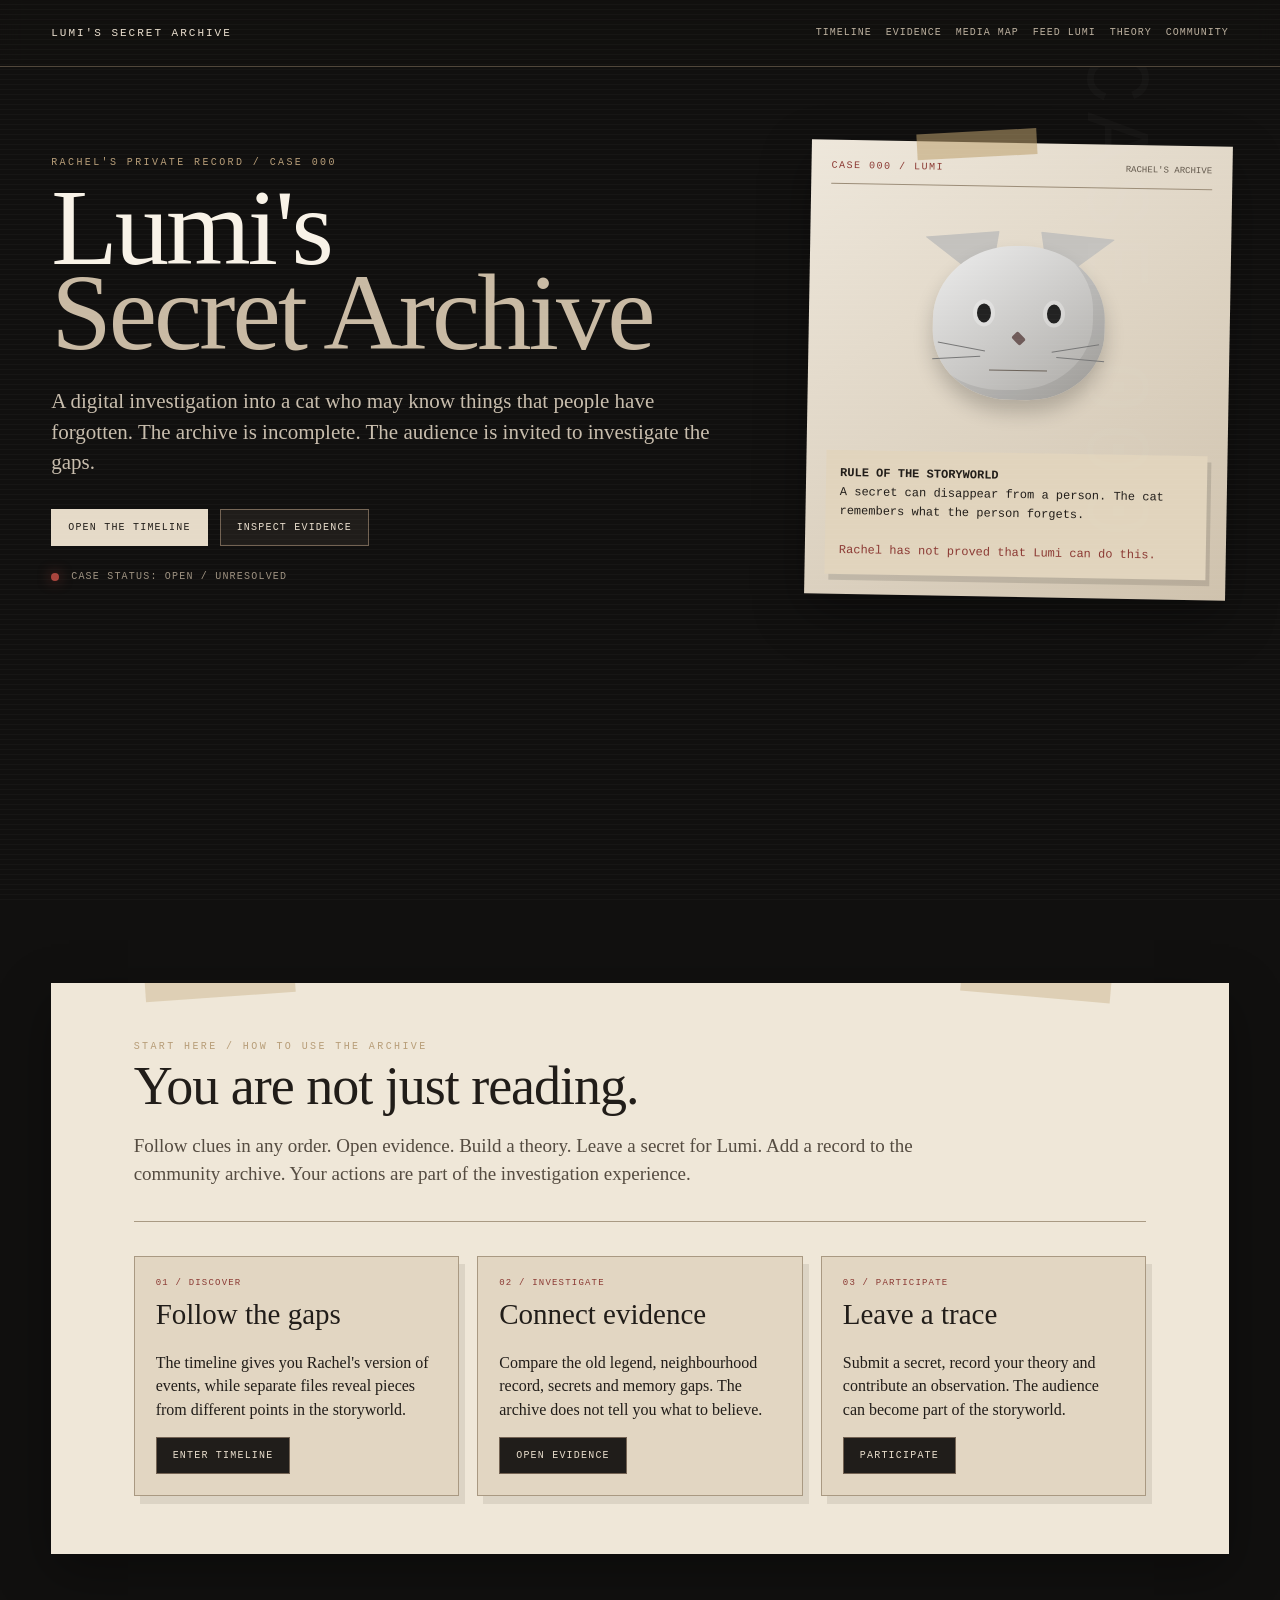
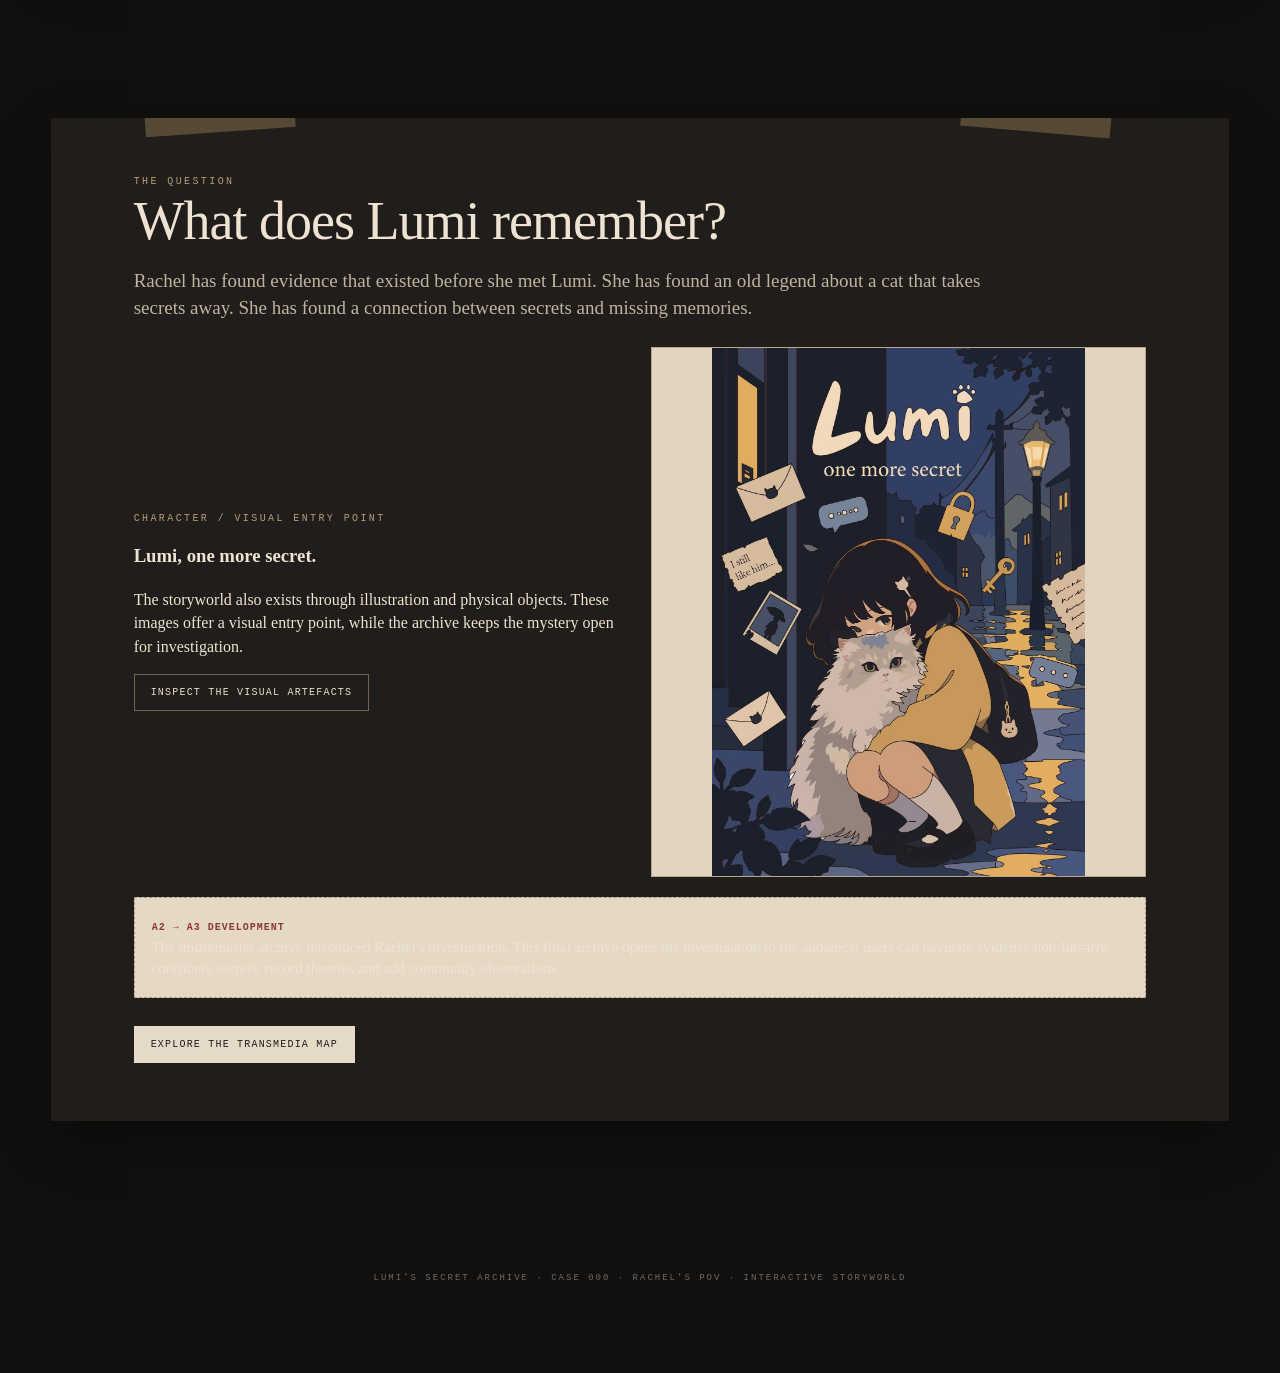
<file: index.html>
<!doctype html><html lang="en"><head><meta charset="utf-8"><meta name="viewport" content="width=device-width,initial-scale=1"><meta name="description" content="Lumi's Secret Archive — an interactive transmedia investigation into the cat that eats secrets."><title>Lumi's Secret Archive — Case 000</title><link rel="stylesheet" href="style.css"></head><body data-page="home">
<nav class="top"><div class="topin"><a class="brand" href="index.html">LUMI'S SECRET ARCHIVE</a><div class="nav"><a data-page="timeline" href="timeline.html">TIMELINE</a><a data-page="evidence" href="evidence.html">EVIDENCE</a><a data-page="media" href="media-map.html">MEDIA MAP</a><a data-page="secret" href="feed-lumi.html">FEED LUMI</a><a data-page="theory" href="theory.html">THEORY</a><a data-page="community" href="community.html">COMMUNITY</a></div></div></nav>
<header class="hero"><div class="wrap hero-grid"><div><div class="kicker">RACHEL'S PRIVATE RECORD / CASE 000</div><h1>Lumi's<span>Secret Archive</span></h1><p class="hero-copy">A digital investigation into a cat who may know things that people have forgotten. The archive is incomplete. The audience is invited to investigate the gaps.</p><div class="hero-actions"><a class="btn primary" href="timeline.html">Open the timeline</a><a class="btn dark" href="evidence.html">Inspect evidence</a></div><div class="statusline"><span class="statusdot"></span>CASE STATUS: OPEN / UNRESOLVED</div></div>
<div class="hero-card"><div class="tape"></div><div class="case-head"><div class="case-no">CASE 000 / LUMI</div><div class="case-status">RACHEL'S ARCHIVE</div></div><div class="cat-portrait"><div class="cat-face"><i class="eye left"></i><i class="eye right"></i><i class="nose"></i><i class="muzzle"></i><i class="whisker w1"></i><i class="whisker w2"></i><i class="whisker w3"></i><i class="whisker w4"></i></div></div><div class="case-note"><strong>RULE OF THE STORYWORLD</strong><br>A secret can disappear from a person. The cat remembers what the person forgets.<br><br><span class="red">Rachel has not proved that Lumi can do this.</span></div></div></div></header>
<section class="section"><div class="wrap"><div class="paper"><div class="eyebrow">START HERE / HOW TO USE THE ARCHIVE</div><h2>You are not just reading.</h2><p class="lead">Follow clues in any order. Open evidence. Build a theory. Leave a secret for Lumi. Add a record to the community archive. Your actions are part of the investigation experience.</p><div class="rule"></div><div class="grid3"><article class="panel"><div class="meta">01 / DISCOVER</div><h3>Follow the gaps</h3><p>The timeline gives you Rachel's version of events, while separate files reveal pieces from different points in the storyworld.</p><a class="btn dark" href="timeline.html">Enter timeline</a></article><article class="panel"><div class="meta">02 / INVESTIGATE</div><h3>Connect evidence</h3><p>Compare the old legend, neighbourhood record, secrets and memory gaps. The archive does not tell you what to believe.</p><a class="btn dark" href="evidence.html">Open evidence</a></article><article class="panel"><div class="meta">03 / PARTICIPATE</div><h3>Leave a trace</h3><p>Submit a secret, record your theory and contribute an observation. The audience can become part of the storyworld.</p><a class="btn dark" href="feed-lumi.html">Participate</a></article></div></div></div></section>
<section class="section"><div class="wrap"><div class="paper dark"><div class="eyebrow">THE QUESTION</div><h2>What does Lumi remember?</h2><p class="lead">Rachel has found evidence that existed before she met Lumi. She has found an old legend about a cat that takes secrets away. She has found a connection between secrets and missing memories.</p><div class="home-art"><div><div class="eyebrow">CHARACTER / VISUAL ENTRY POINT</div><h3>Lumi, one more secret.</h3><p>The storyworld also exists through illustration and physical objects. These images offer a visual entry point, while the archive keeps the mystery open for investigation.</p><a class="btn dark" href="evidence.html#file-disposal">Inspect the visual artefacts</a></div><img src="media/lumi_story_illustration.jpg" alt="Illustration of a girl holding Lumi beneath a night sky with keys, letters and locks"></div><div class="integration-note"><strong>A2 → A3 DEVELOPMENT</strong><br>The midsemester archive introduced Rachel's investigation. This final archive opens the investigation to the audience: users can navigate evidence non-linearly, contribute secrets, record theories and add community observations.</div><div style="margin-top:28px"><a class="btn primary" href="media-map.html">Explore the transmedia map</a></div></div></div></section>
<footer class="footer">LUMI'S SECRET ARCHIVE · CASE 000 · RACHEL'S POV · INTERACTIVE STORYWORLD</footer><div class="toast"></div><script src="app.js"></script></body></html>
</file>
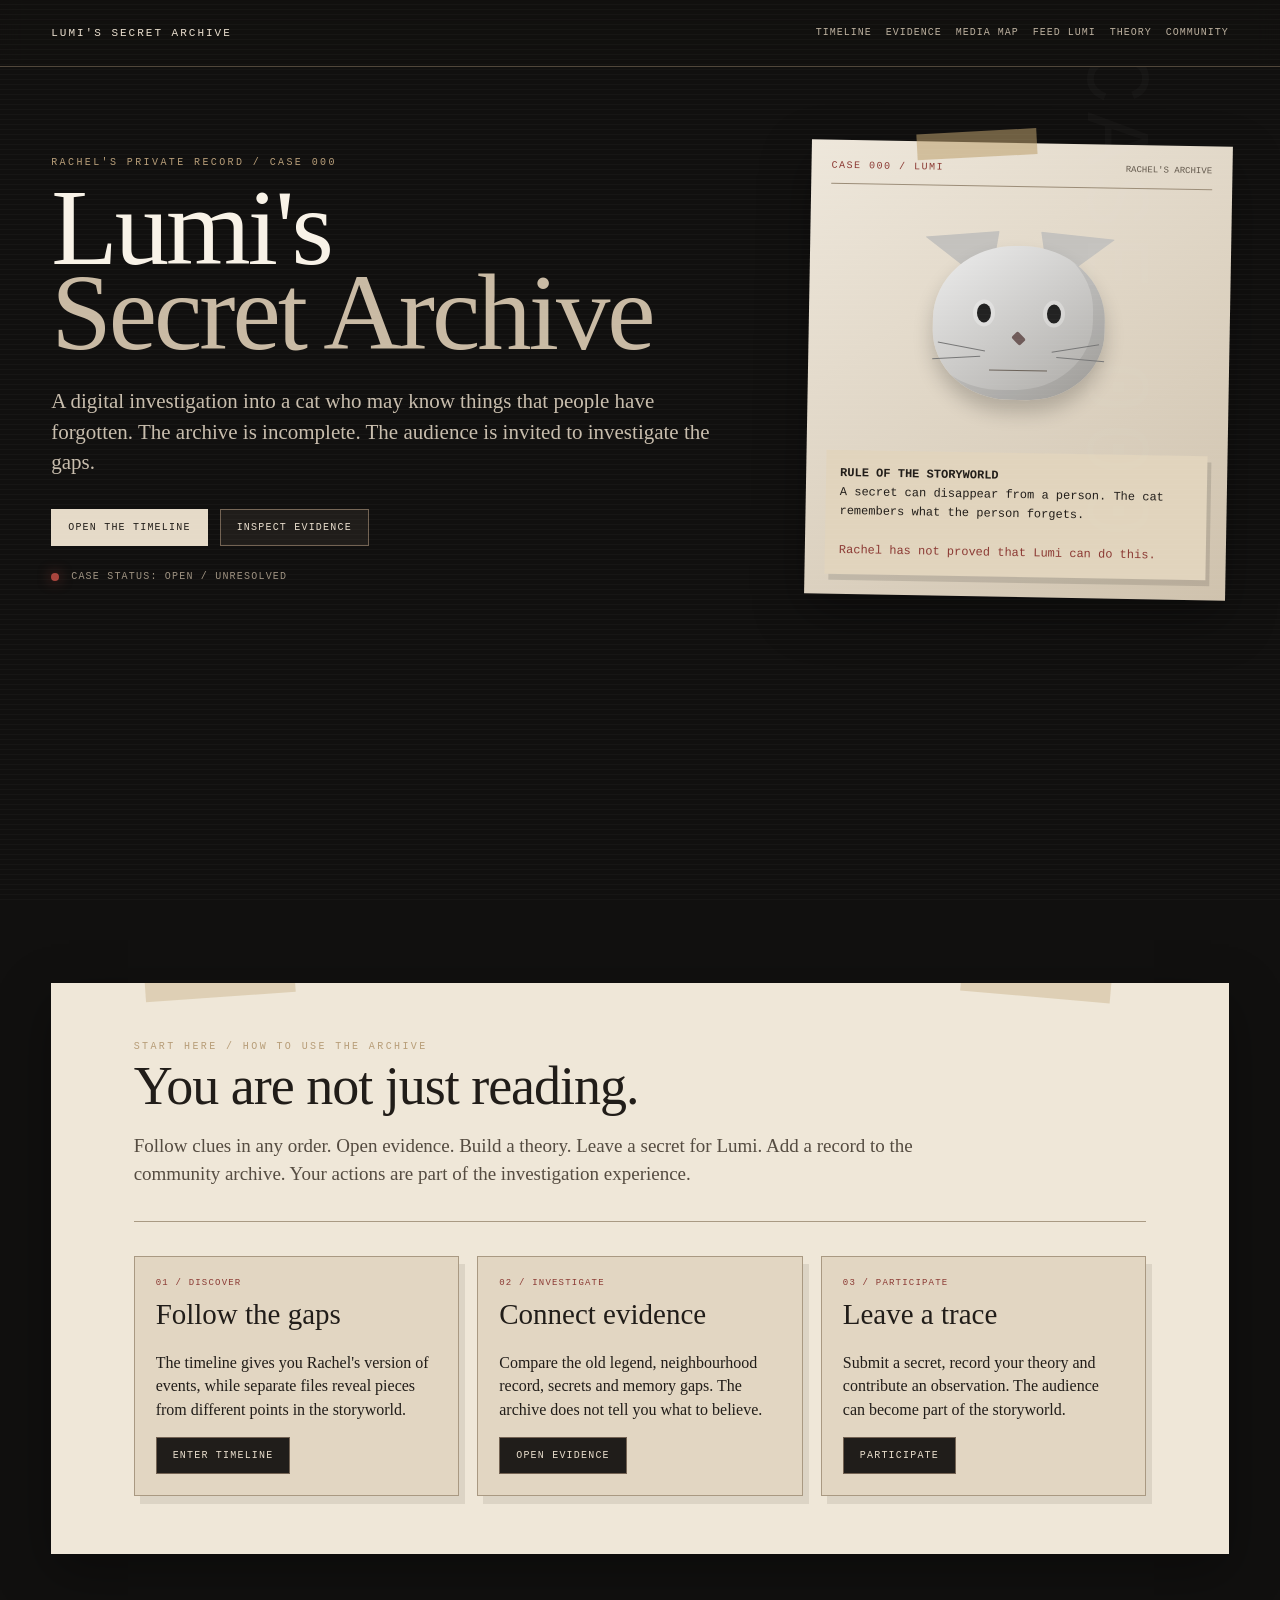
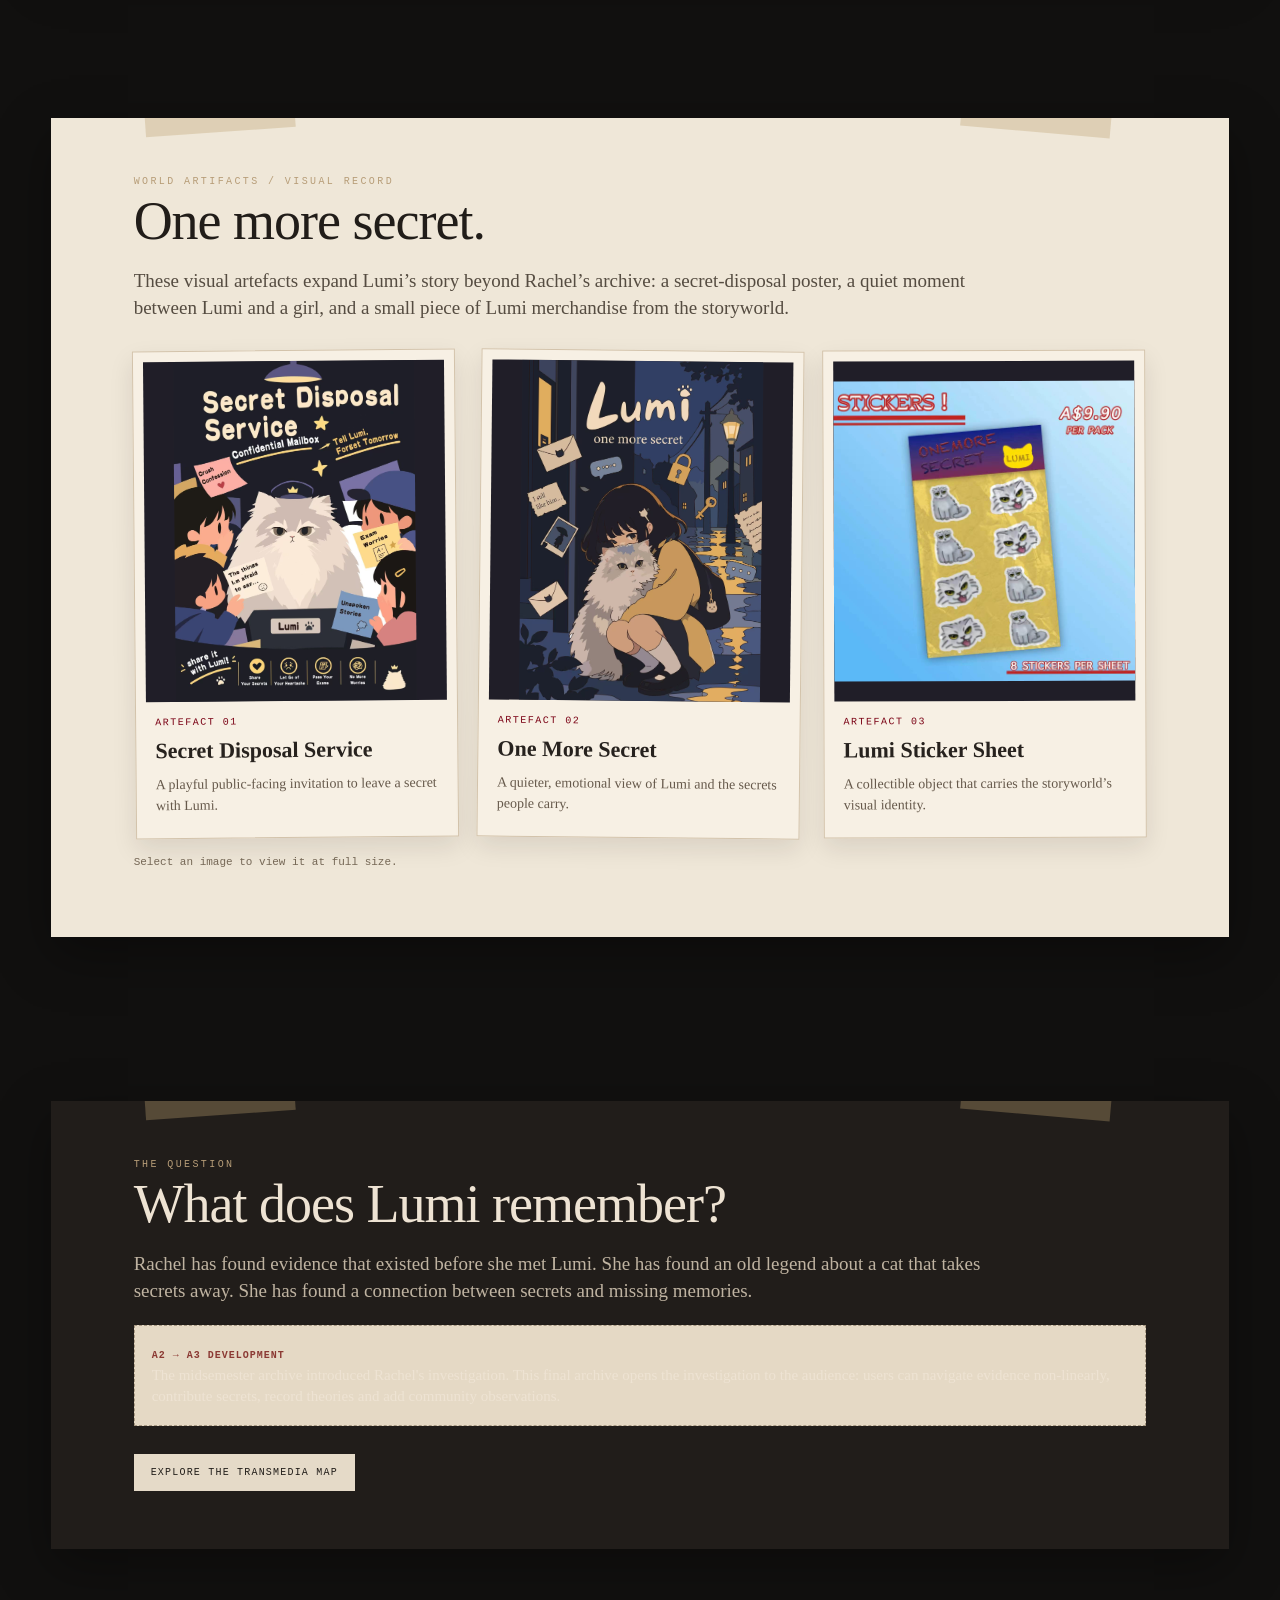
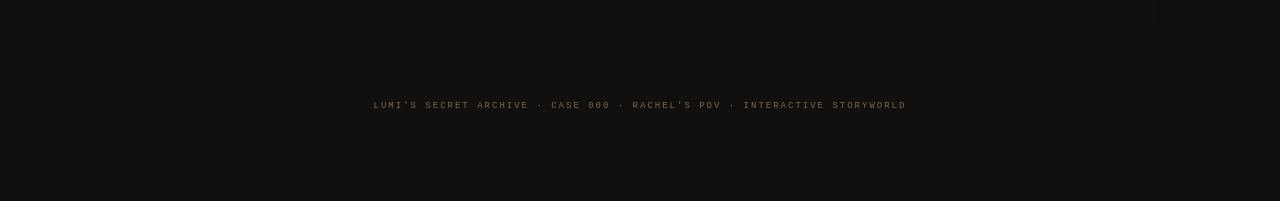
<file: Lumi_A3_Website_V2_With_Images/Lumi_A3_Website_V2/Lumi_A3_Final_Website/index.html>
<!doctype html><html lang="en"><head><meta charset="utf-8"><meta name="viewport" content="width=device-width,initial-scale=1"><meta name="description" content="Lumi's Secret Archive — an interactive transmedia investigation into the cat that eats secrets."><title>Lumi's Secret Archive — Case 000</title><link rel="stylesheet" href="style.css"></head><body data-page="home">
<nav class="top"><div class="topin"><a class="brand" href="index.html">LUMI'S SECRET ARCHIVE</a><div class="nav"><a data-page="timeline" href="timeline.html">TIMELINE</a><a data-page="evidence" href="evidence.html">EVIDENCE</a><a data-page="media" href="media-map.html">MEDIA MAP</a><a data-page="secret" href="feed-lumi.html">FEED LUMI</a><a data-page="theory" href="theory.html">THEORY</a><a data-page="community" href="community.html">COMMUNITY</a></div></div></nav>
<header class="hero"><div class="wrap hero-grid"><div><div class="kicker">RACHEL'S PRIVATE RECORD / CASE 000</div><h1>Lumi's<span>Secret Archive</span></h1><p class="hero-copy">A digital investigation into a cat who may know things that people have forgotten. The archive is incomplete. The audience is invited to investigate the gaps.</p><div class="hero-actions"><a class="btn primary" href="timeline.html">Open the timeline</a><a class="btn dark" href="evidence.html">Inspect evidence</a></div><div class="statusline"><span class="statusdot"></span>CASE STATUS: OPEN / UNRESOLVED</div></div>
<div class="hero-card"><div class="tape"></div><div class="case-head"><div class="case-no">CASE 000 / LUMI</div><div class="case-status">RACHEL'S ARCHIVE</div></div><div class="cat-portrait"><div class="cat-face"><i class="eye left"></i><i class="eye right"></i><i class="nose"></i><i class="muzzle"></i><i class="whisker w1"></i><i class="whisker w2"></i><i class="whisker w3"></i><i class="whisker w4"></i></div></div><div class="case-note"><strong>RULE OF THE STORYWORLD</strong><br>A secret can disappear from a person. The cat remembers what the person forgets.<br><br><span class="red">Rachel has not proved that Lumi can do this.</span></div></div></div></header>
<section class="section"><div class="wrap"><div class="paper"><div class="eyebrow">START HERE / HOW TO USE THE ARCHIVE</div><h2>You are not just reading.</h2><p class="lead">Follow clues in any order. Open evidence. Build a theory. Leave a secret for Lumi. Add a record to the community archive. Your actions are part of the investigation experience.</p><div class="rule"></div><div class="grid3"><article class="panel"><div class="meta">01 / DISCOVER</div><h3>Follow the gaps</h3><p>The timeline gives you Rachel's version of events, while separate files reveal pieces from different points in the storyworld.</p><a class="btn dark" href="timeline.html">Enter timeline</a></article><article class="panel"><div class="meta">02 / INVESTIGATE</div><h3>Connect evidence</h3><p>Compare the old legend, neighbourhood record, secrets and memory gaps. The archive does not tell you what to believe.</p><a class="btn dark" href="evidence.html">Open evidence</a></article><article class="panel"><div class="meta">03 / PARTICIPATE</div><h3>Leave a trace</h3><p>Submit a secret, record your theory and contribute an observation. The audience can become part of the storyworld.</p><a class="btn dark" href="feed-lumi.html">Participate</a></article></div></div></div></section>
<section class="section artifacts-section"><div class="wrap"><div class="paper"><div class="eyebrow">WORLD ARTIFACTS / VISUAL RECORD</div><h2>One more secret.</h2><p class="lead">These visual artefacts expand Lumi’s story beyond Rachel’s archive: a secret-disposal poster, a quiet moment between Lumi and a girl, and a small piece of Lumi merchandise from the storyworld.</p><div class="artifact-grid"><figure class="artifact-card"><a href="media/secret-disposal-service.jpg" target="_blank" rel="noopener"><img src="media/secret-disposal-service.jpg" alt="Illustrated Secret Disposal Service poster showing Lumi receiving people's secrets"></a><figcaption><span class="artifact-label">ARTEFACT 01</span><strong>Secret Disposal Service</strong><span>A playful public-facing invitation to leave a secret with Lumi.</span></figcaption></figure><figure class="artifact-card"><a href="media/lumi-one-more-secret.jpg" target="_blank" rel="noopener"><img src="media/lumi-one-more-secret.jpg" alt="Illustration of a girl holding Lumi on a night street surrounded by letters and clues"></a><figcaption><span class="artifact-label">ARTEFACT 02</span><strong>One More Secret</strong><span>A quieter, emotional view of Lumi and the secrets people carry.</span></figcaption></figure><figure class="artifact-card"><a href="media/lumi-stickers.jpg" target="_blank" rel="noopener"><img src="media/lumi-stickers.jpg" alt="Lumi sticker sheet product mock-up with eight cat stickers"></a><figcaption><span class="artifact-label">ARTEFACT 03</span><strong>Lumi Sticker Sheet</strong><span>A collectible object that carries the storyworld’s visual identity.</span></figcaption></figure></div><p class="artifact-note">Select an image to view it at full size.</p></div></div></section>
<section class="section"><div class="wrap"><div class="paper dark"><div class="eyebrow">THE QUESTION</div><h2>What does Lumi remember?</h2><p class="lead">Rachel has found evidence that existed before she met Lumi. She has found an old legend about a cat that takes secrets away. She has found a connection between secrets and missing memories.</p><div class="integration-note"><strong>A2 → A3 DEVELOPMENT</strong><br>The midsemester archive introduced Rachel's investigation. This final archive opens the investigation to the audience: users can navigate evidence non-linearly, contribute secrets, record theories and add community observations.</div><div style="margin-top:28px"><a class="btn primary" href="media-map.html">Explore the transmedia map</a></div></div></div></section>
<footer class="footer">LUMI'S SECRET ARCHIVE · CASE 000 · RACHEL'S POV · INTERACTIVE STORYWORLD</footer><div class="toast"></div><script src="app.js"></script></body></html>
</file>
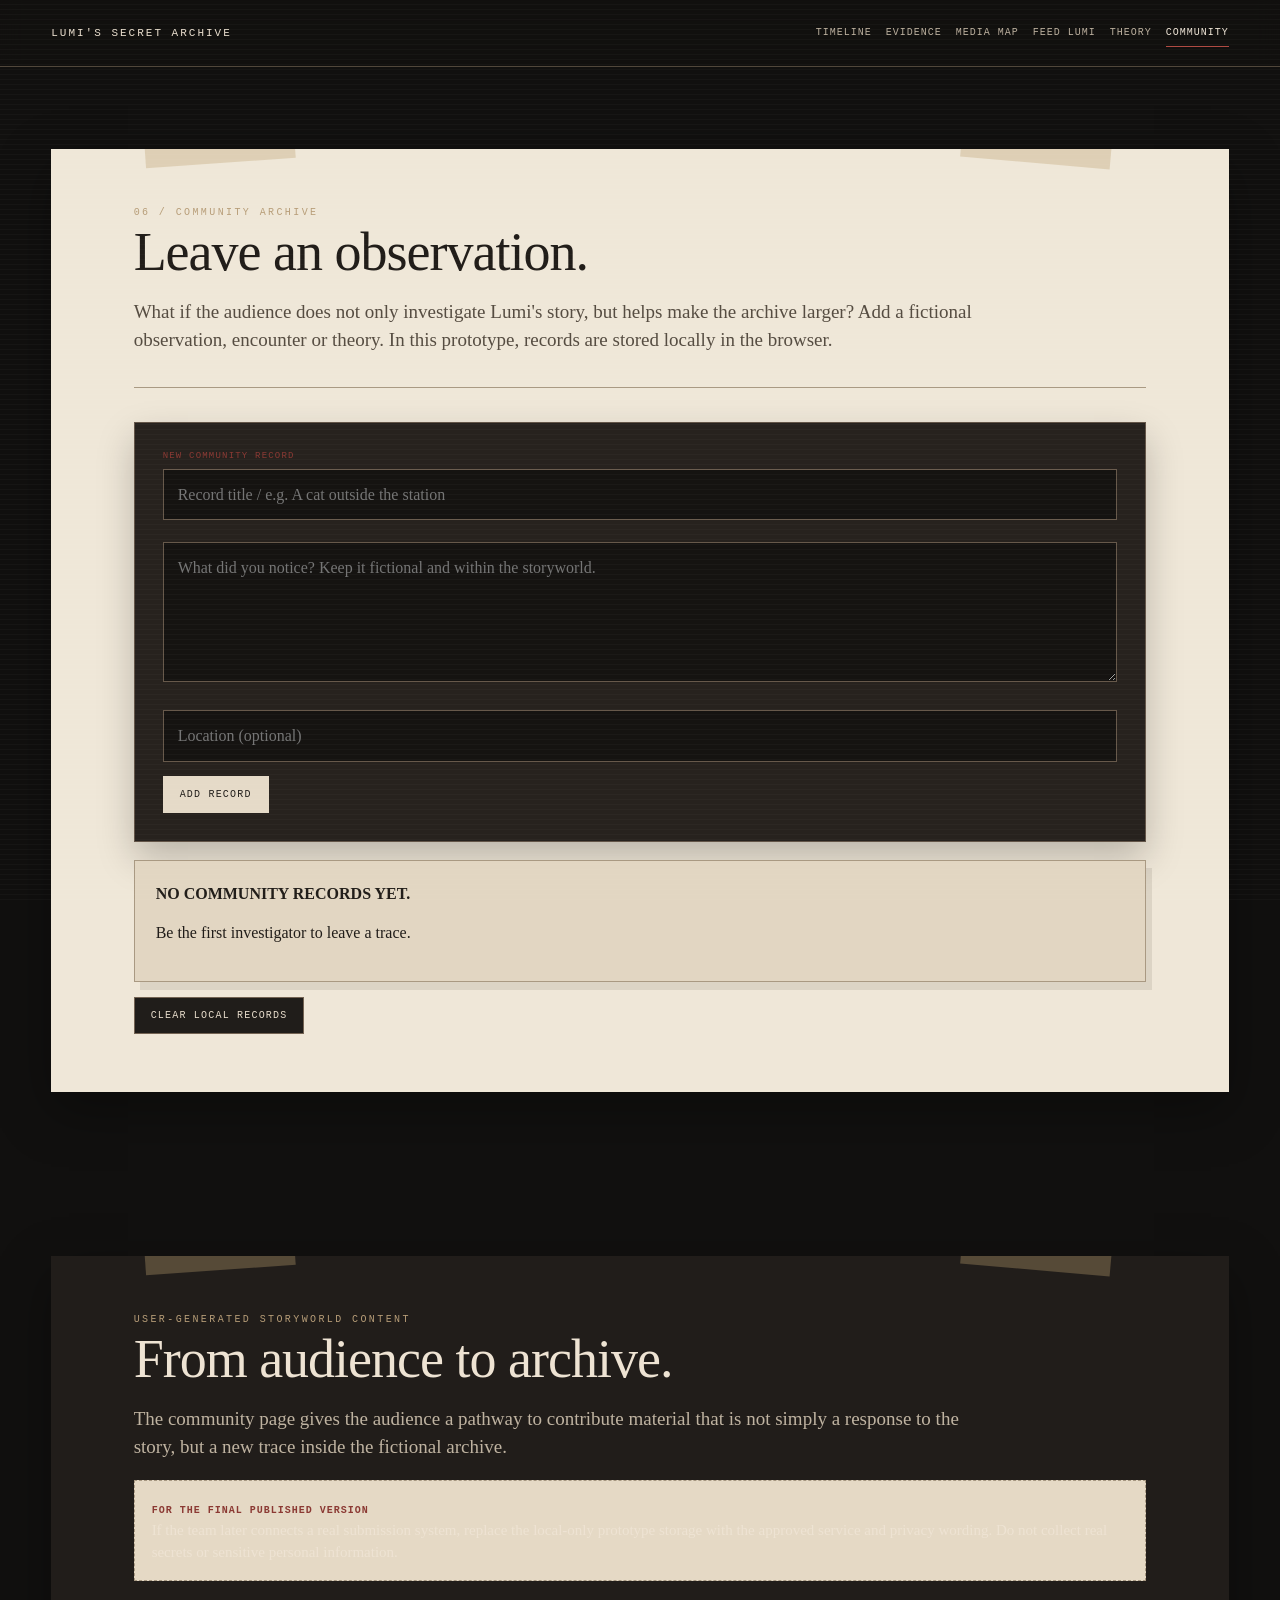
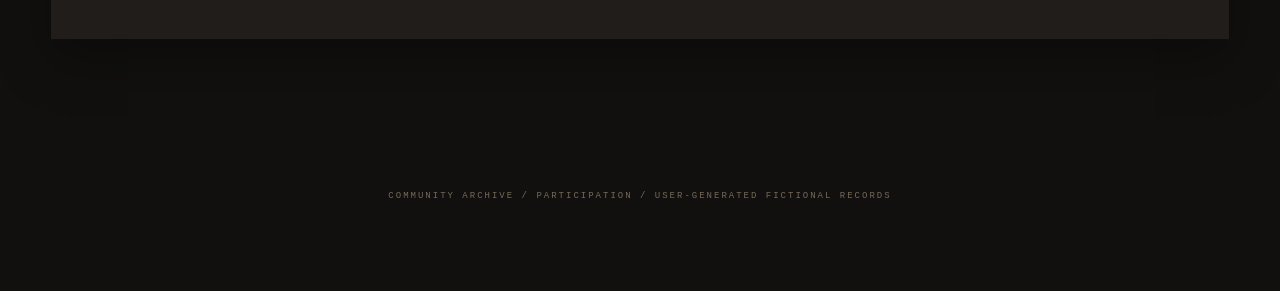
<file: community.html>
<!doctype html><html lang="en"><head><meta charset="utf-8"><meta name="viewport" content="width=device-width,initial-scale=1"><title>Community Archive — Lumi's Secret Archive</title><link rel="stylesheet" href="style.css"></head><body data-page="community"><nav class="top"><div class="topin"><a class="brand" href="index.html">LUMI'S SECRET ARCHIVE</a><div class="nav"><a data-page="timeline" href="timeline.html">TIMELINE</a><a data-page="evidence" href="evidence.html">EVIDENCE</a><a data-page="media" href="media-map.html">MEDIA MAP</a><a data-page="secret" href="feed-lumi.html">FEED LUMI</a><a data-page="theory" href="theory.html">THEORY</a><a data-page="community" href="community.html">COMMUNITY</a></div></div></nav>
<section class="section"><div class="wrap"><div class="paper"><div class="eyebrow">06 / COMMUNITY ARCHIVE</div><h2>Leave an observation.</h2><p class="lead">What if the audience does not only investigate Lumi's story, but helps make the archive larger? Add a fictional observation, encounter or theory. In this prototype, records are stored locally in the browser.</p><div class="rule"></div><div class="interaction" style="background:#27221e"><form id="communityForm"><div class="meta">NEW COMMUNITY RECORD</div><input id="communityTitle" class="field" maxlength="80" placeholder="Record title / e.g. A cat outside the station"><textarea id="communityText" class="field" maxlength="300" placeholder="What did you notice? Keep it fictional and within the storyworld."></textarea><input id="communityLocation" class="field" maxlength="80" placeholder="Location (optional)"><button class="btn primary" type="submit">Add record</button></form></div><div class="community-list" id="communityList"></div><div style="margin-top:15px"><button class="btn dark" id="clearCommunity" type="button">Clear local records</button></div></div></div></div></section>
<section class="section"><div class="wrap"><div class="paper dark"><div class="eyebrow">USER-GENERATED STORYWORLD CONTENT</div><h2>From audience to archive.</h2><p class="lead">The community page gives the audience a pathway to contribute material that is not simply a response to the story, but a new trace inside the fictional archive.</p><div class="integration-note"><strong>FOR THE FINAL PUBLISHED VERSION</strong><br>If the team later connects a real submission system, replace the local-only prototype storage with the approved service and privacy wording. Do not collect real secrets or sensitive personal information.</div></div></div></section>
<footer class="footer">COMMUNITY ARCHIVE / PARTICIPATION / USER-GENERATED FICTIONAL RECORDS</footer><div class="toast"></div><script src="app.js"></script></body></html>
</file>
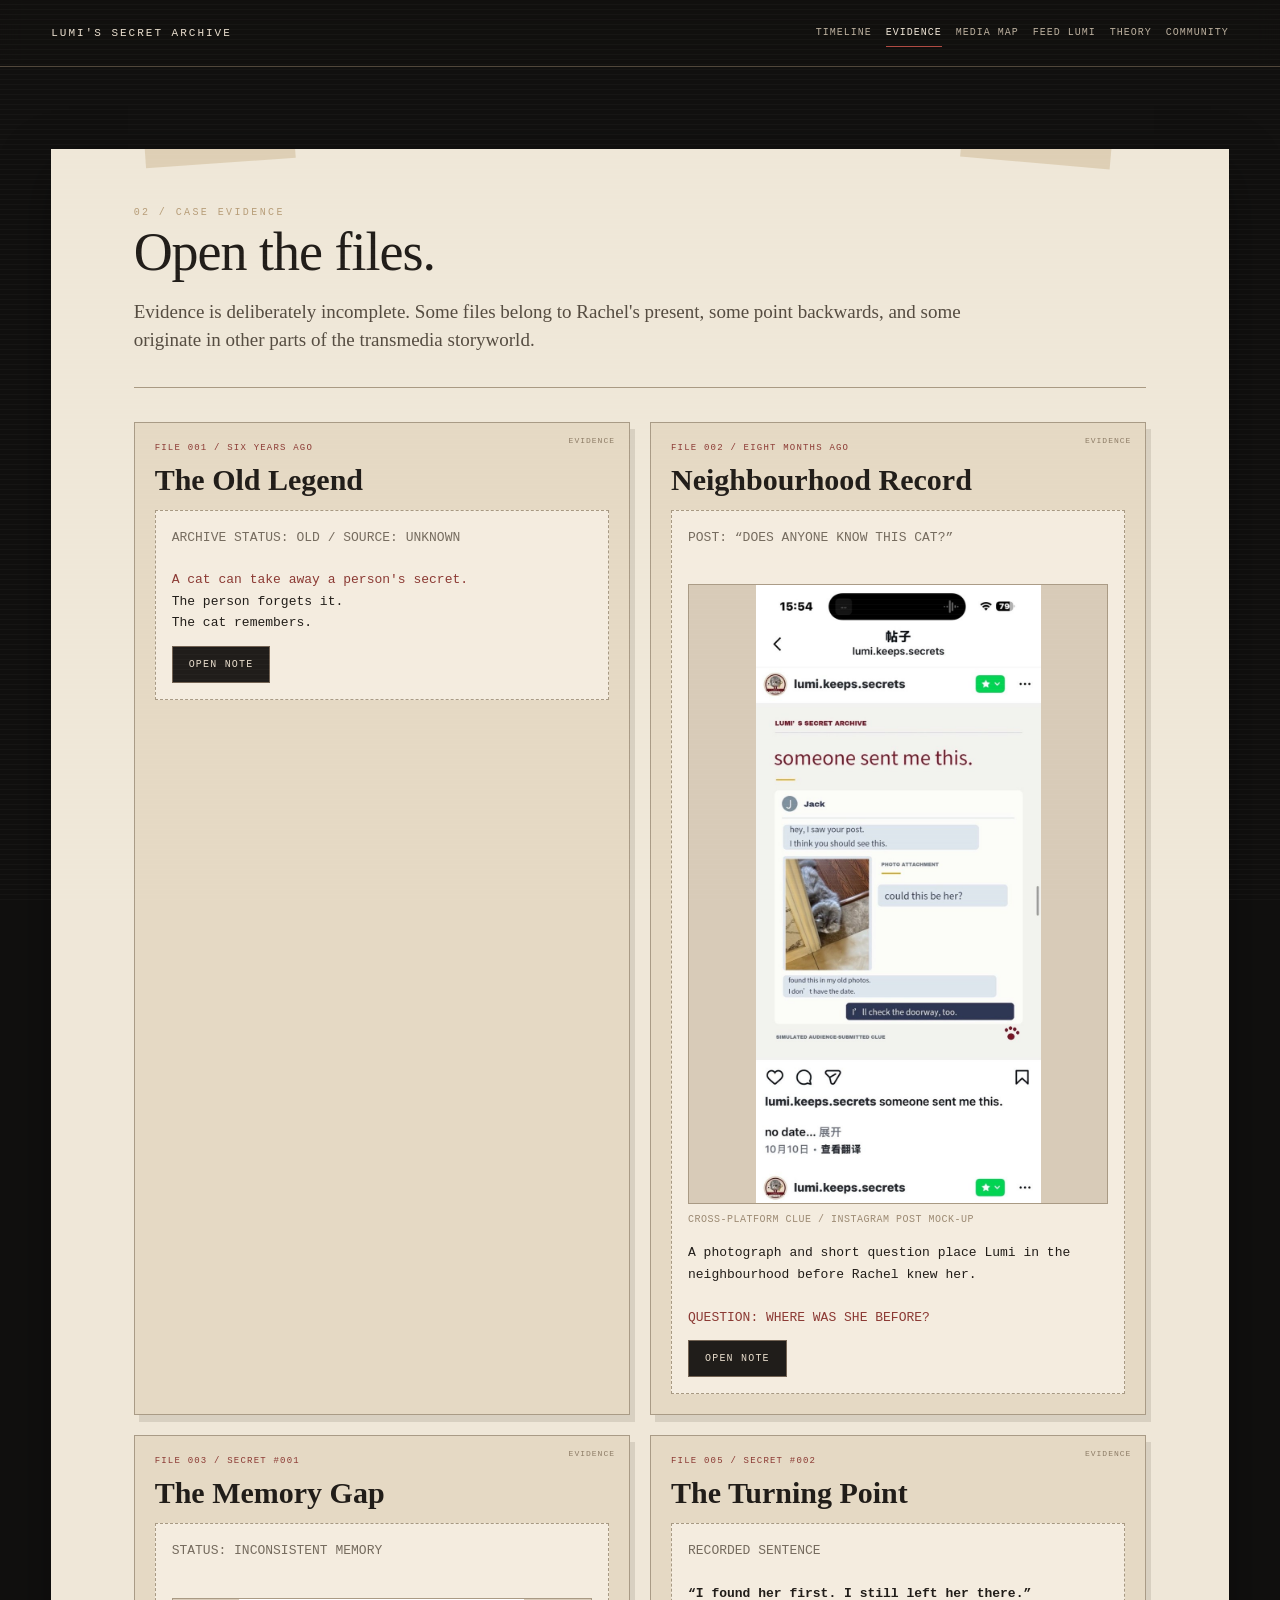
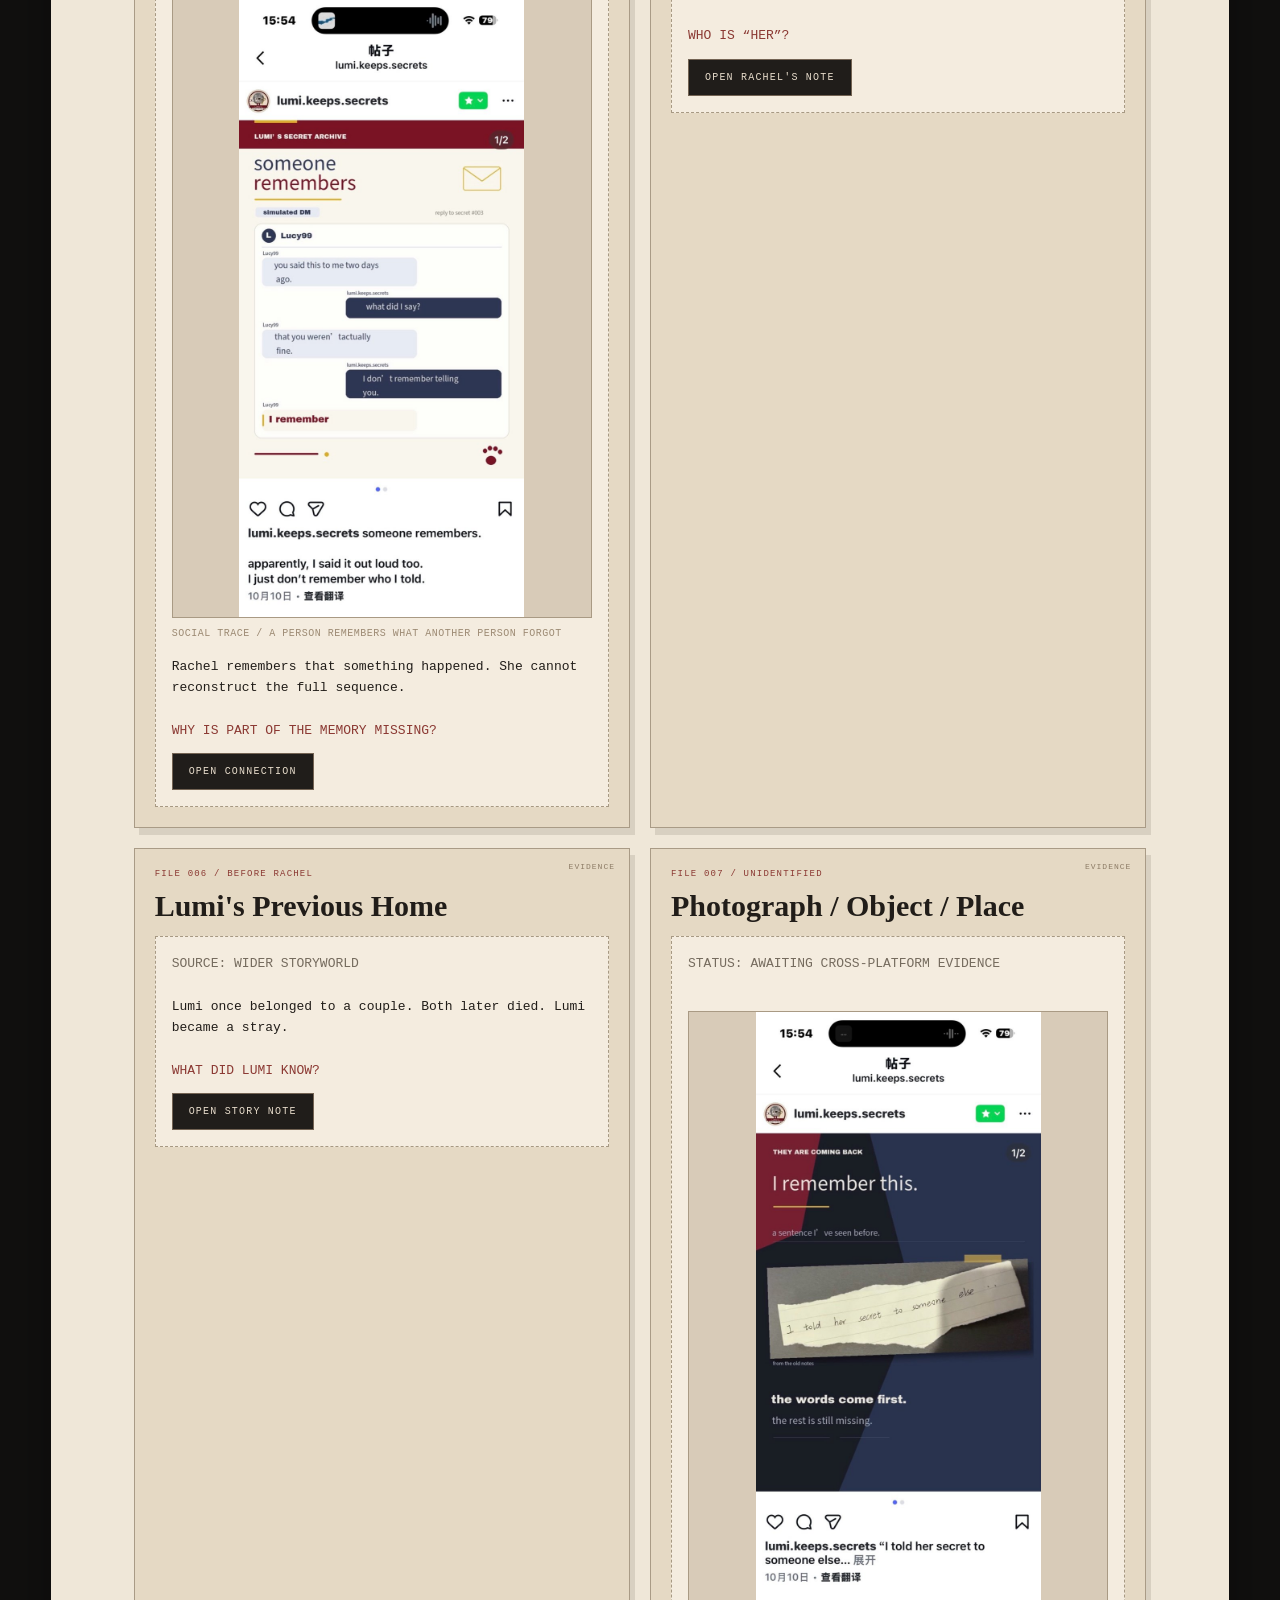
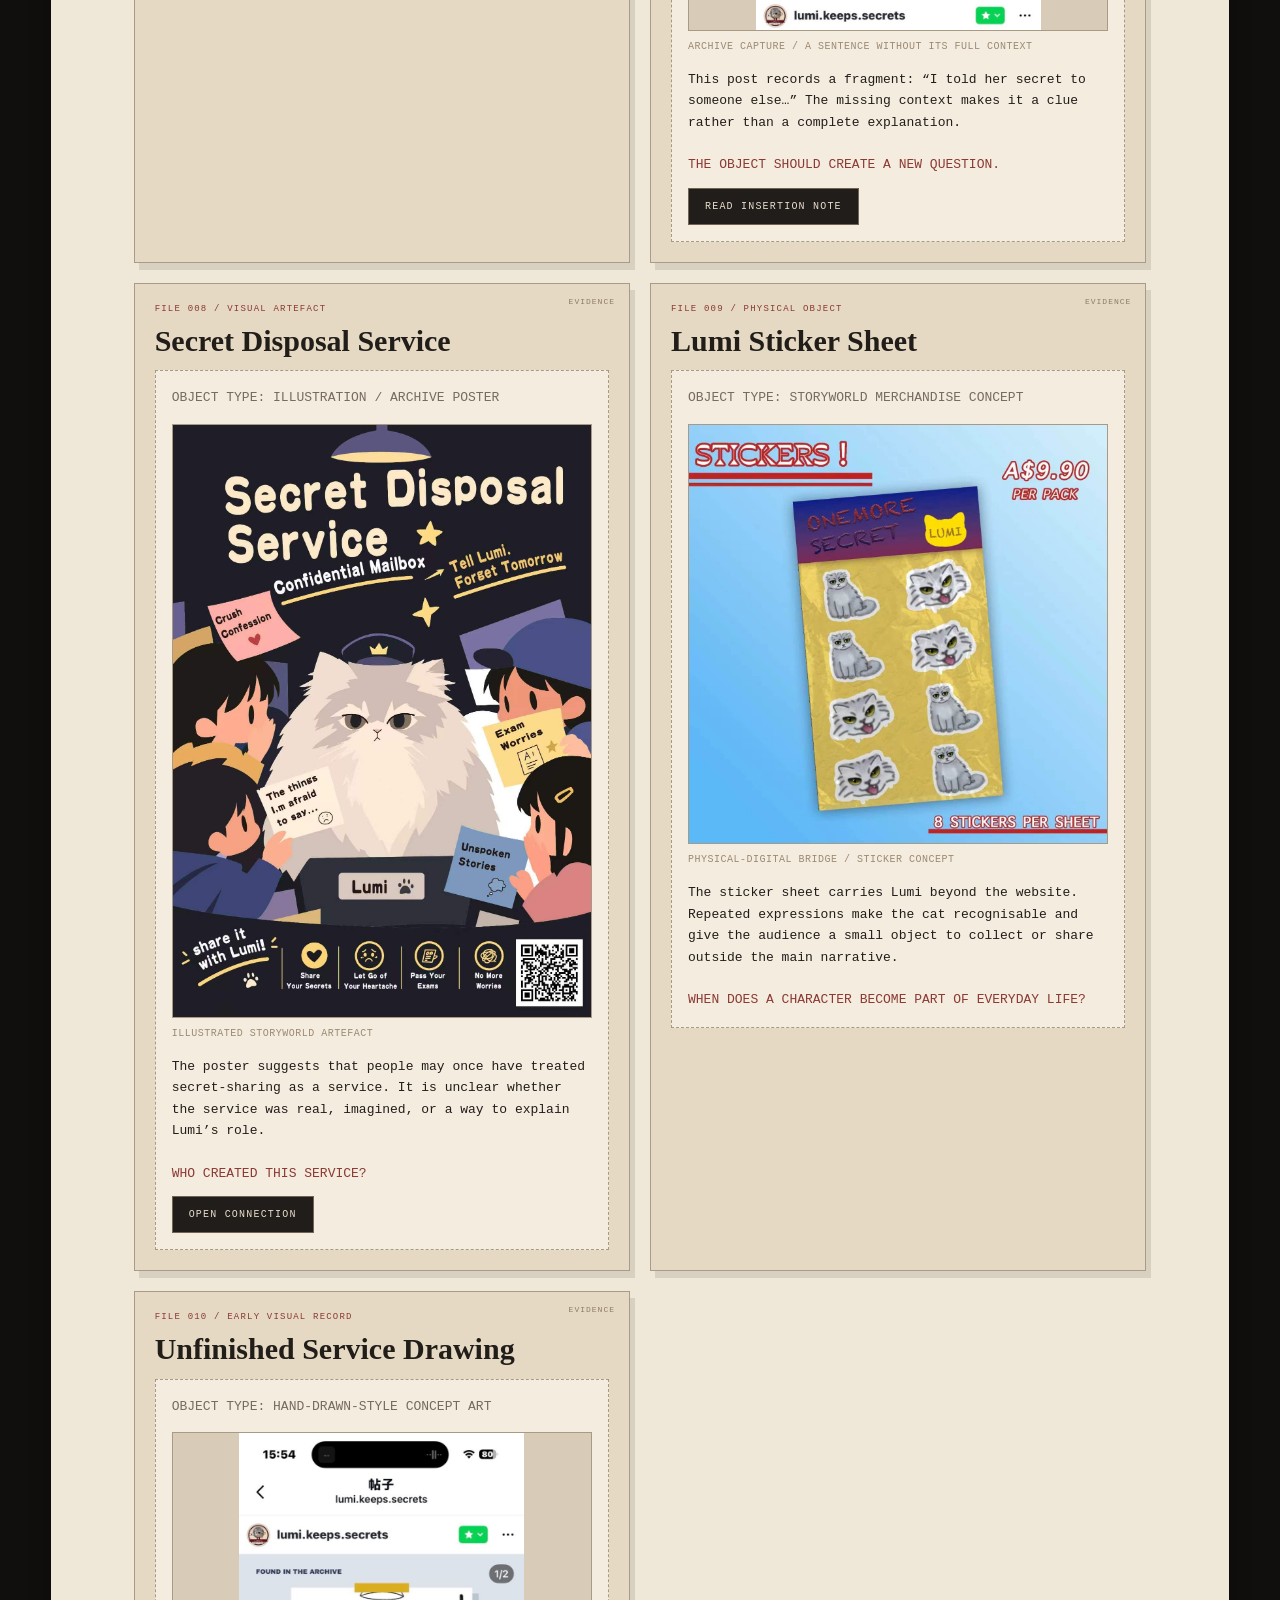
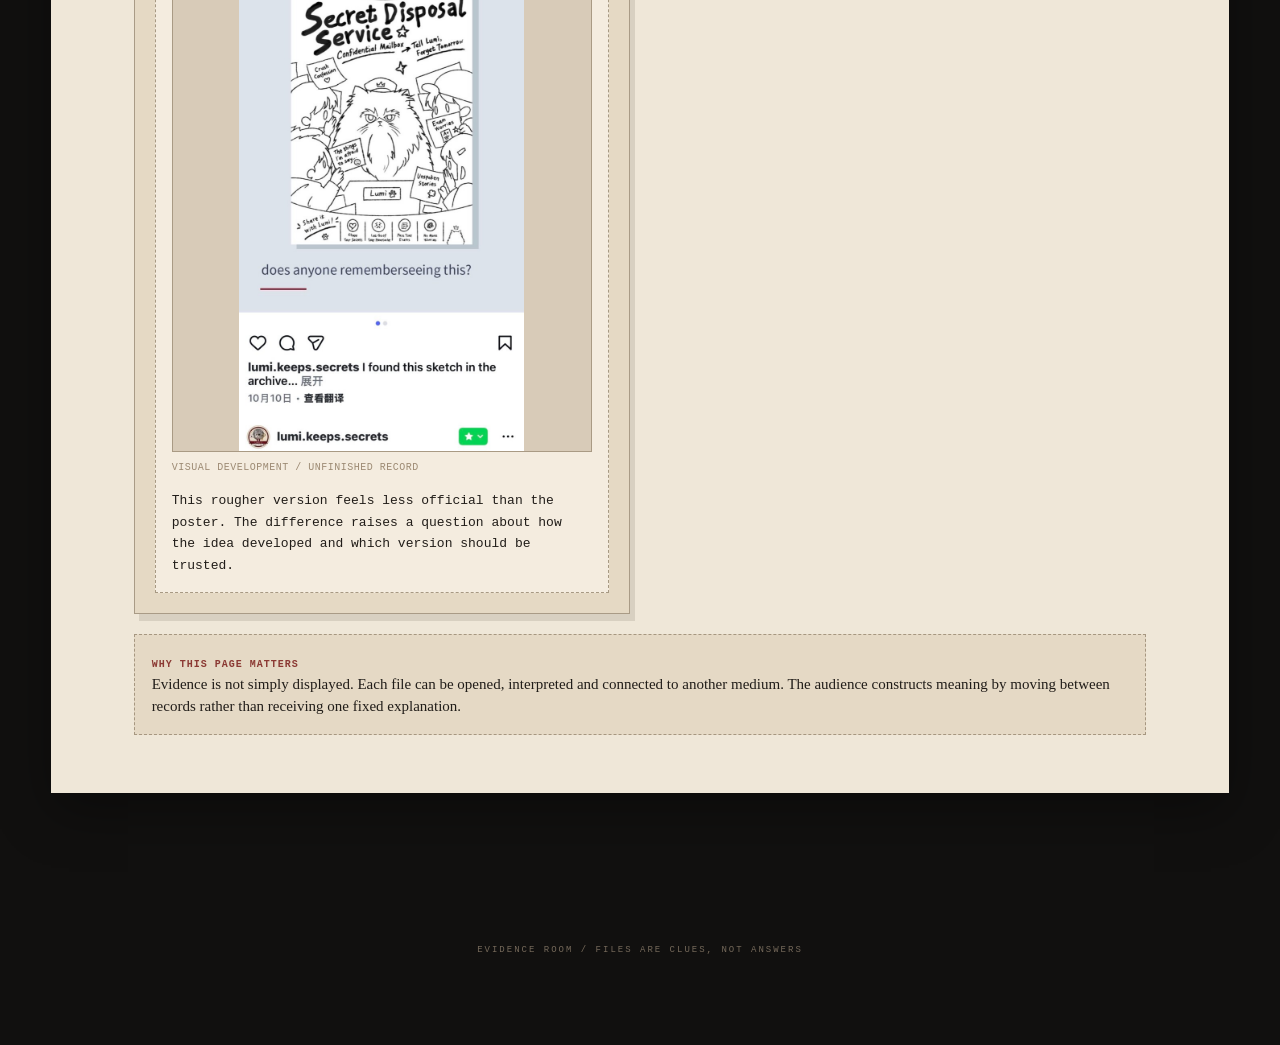
<file: evidence.html>
<!doctype html><html lang="en"><head><meta charset="utf-8"><meta name="viewport" content="width=device-width,initial-scale=1"><title>Evidence Room — Lumi's Secret Archive</title><link rel="stylesheet" href="style.css"></head><body data-page="evidence"><nav class="top"><div class="topin"><a class="brand" href="index.html">LUMI'S SECRET ARCHIVE</a><div class="nav"><a data-page="timeline" href="timeline.html">TIMELINE</a><a data-page="evidence" href="evidence.html">EVIDENCE</a><a data-page="media" href="media-map.html">MEDIA MAP</a><a data-page="secret" href="feed-lumi.html">FEED LUMI</a><a data-page="theory" href="theory.html">THEORY</a><a data-page="community" href="community.html">COMMUNITY</a></div></div></nav>
<section class="section"><div class="wrap"><div class="paper"><div class="eyebrow">02 / CASE EVIDENCE</div><h2>Open the files.</h2><p class="lead">Evidence is deliberately incomplete. Some files belong to Rachel's present, some point backwards, and some originate in other parts of the transmedia storyworld.</p><div class="rule"></div><div class="file-grid">
<article class="file" id="file-legend"><div class="meta">FILE 001 / SIX YEARS AGO</div><h3>The Old Legend</h3><div class="file-body"><span class="muted">ARCHIVE STATUS: OLD / SOURCE: UNKNOWN</span><br><br><span class="red">A cat can take away a person's secret.</span><br>The person forgets it.<br>The cat remembers.<br><button class="btn dark" onclick="toggleDrawer('d1')">OPEN NOTE</button><div class="drawer" id="d1">Rachel cannot prove the legend is about Lumi. The connection is a hypothesis created by the audience and Rachel together.</div></div></article>
<article class="file" id="file-neighbourhood"><div class="meta">FILE 002 / EIGHT MONTHS AGO</div><h3>Neighbourhood Record</h3><div class="file-body"><span class="muted">POST: “DOES ANYONE KNOW THIS CAT?”</span><br><br><img class="story-image" src="media/instagram_cat_clue.jpg" alt="Instagram-style post showing a possible sighting of Lumi in an old photograph"><div class="image-caption">CROSS-PLATFORM CLUE / INSTAGRAM POST MOCK-UP</div>A photograph and short question place Lumi in the neighbourhood before Rachel knew her.<br><br><span class="red">QUESTION: WHERE WAS SHE BEFORE?</span><br><button class="btn dark" onclick="toggleDrawer('d2')">OPEN NOTE</button><div class="drawer" id="d2">This record is not proof of anything supernatural. It is important because it gives Rachel a verifiable past to investigate.</div></div></article>
<article class="file" id="file-memory"><div class="meta">FILE 003 / SECRET #001</div><h3>The Memory Gap</h3><div class="file-body"><span class="muted">STATUS: INCONSISTENT MEMORY</span><br><br><img class="story-image" src="media/instagram_memory.jpg" alt="A simulated direct-message conversation about a forgotten confession"><div class="image-caption">SOCIAL TRACE / A PERSON REMEMBERS WHAT ANOTHER PERSON FORGOT</div>Rachel remembers that something happened. She cannot reconstruct the full sequence.<br><br><span class="red">WHY IS PART OF THE MEMORY MISSING?</span><br><button class="btn dark" onclick="toggleDrawer('d3')">OPEN CONNECTION</button><div class="drawer" id="d3">The audience is not told whether the memory gap is caused by Lumi. The uncertainty is intentional.</div></div></article>
<article class="file" id="file-secret2"><div class="meta">FILE 005 / SECRET #002</div><h3>The Turning Point</h3><div class="file-body"><span class="muted">RECORDED SENTENCE</span><br><br><strong>“I found her first. I still left her there.”</strong><br><br><span class="red">WHO IS “HER”?</span><br><button class="btn dark" onclick="toggleDrawer('d4')">OPEN RACHEL'S NOTE</button><div class="drawer" id="d4">The sentence pushes Rachel toward Lumi's earlier history and connects the present investigation to the wider storyworld.</div></div></article>
<article class="file" id="file-past"><div class="meta">FILE 006 / BEFORE RACHEL</div><h3>Lumi's Previous Home</h3><div class="file-body"><span class="muted">SOURCE: WIDER STORYWORLD</span><br><br>Lumi once belonged to a couple. Both later died. Lumi became a stray.<br><br><span class="red">WHAT DID LUMI KNOW?</span><br><button class="btn dark" onclick="toggleDrawer('d5')">OPEN STORY NOTE</button><div class="drawer" id="d5">This file is a cross-platform doorway. Later, the team's video or visual media can be inserted here without changing the website's narrative structure.</div></div></article>
<article class="file" id="file-unidentified"><div class="meta">FILE 007 / UNIDENTIFIED</div><h3>Photograph / Object / Place</h3><div class="file-body"><span class="muted">STATUS: AWAITING CROSS-PLATFORM EVIDENCE</span><br><br><img class="story-image" src="media/instagram_memory_note.jpg" alt="A post featuring a torn handwritten note"><div class="image-caption">ARCHIVE CAPTURE / A SENTENCE WITHOUT ITS FULL CONTEXT</div>This post records a fragment: “I told her secret to someone else…” The missing context makes it a clue rather than a complete explanation.<br><br><span class="red">THE OBJECT SHOULD CREATE A NEW QUESTION.</span><br><button class="btn dark" onclick="toggleDrawer('d6')">READ INSERTION NOTE</button><div class="drawer" id="d6">When your teammates finish their media, place the final original asset here and replace this note with its in-story meaning. Do not fabricate evidence before the asset exists.</div></div></article>
<article class="file" id="file-disposal"><div class="meta">FILE 008 / VISUAL ARTEFACT</div><h3>Secret Disposal Service</h3><div class="file-body"><span class="muted">OBJECT TYPE: ILLUSTRATION / ARCHIVE POSTER</span><br><img class="story-image" src="media/secret_disposal_poster.jpg" alt="Illustrated Secret Disposal Service poster with Lumi surrounded by people holding secrets"><div class="image-caption">ILLUSTRATED STORYWORLD ARTEFACT</div>The poster suggests that people may once have treated secret-sharing as a service. It is unclear whether the service was real, imagined, or a way to explain Lumi’s role.<br><br><span class="red">WHO CREATED THIS SERVICE?</span><br><button class="btn dark" onclick="toggleDrawer('d8')">OPEN CONNECTION</button><div class="drawer" id="d8">Compare the poster with the older legend. Does the image explain the legend, or has someone turned the legend into a business?</div></div></article>
<article class="file" id="file-stickers"><div class="meta">FILE 009 / PHYSICAL OBJECT</div><h3>Lumi Sticker Sheet</h3><div class="file-body"><span class="muted">OBJECT TYPE: STORYWORLD MERCHANDISE CONCEPT</span><br><img class="story-image" src="media/lumi_sticker_sheet.jpg" alt="A sheet of Lumi character stickers"><div class="image-caption">PHYSICAL-DIGITAL BRIDGE / STICKER CONCEPT</div>The sticker sheet carries Lumi beyond the website. Repeated expressions make the cat recognisable and give the audience a small object to collect or share outside the main narrative.<br><br><span class="red">WHEN DOES A CHARACTER BECOME PART OF EVERYDAY LIFE?</span></div></article>
<article class="file" id="file-sketch"><div class="meta">FILE 010 / EARLY VISUAL RECORD</div><h3>Unfinished Service Drawing</h3><div class="file-body"><span class="muted">OBJECT TYPE: HAND-DRAWN-STYLE CONCEPT ART</span><br><img class="story-image" src="media/secret_disposal_sketch.jpg" alt="A monochrome drawing of the Secret Disposal Service concept"><div class="image-caption">VISUAL DEVELOPMENT / UNFINISHED RECORD</div>This rougher version feels less official than the poster. The difference raises a question about how the idea developed and which version should be trusted.</div></article>
</div><div class="integration-note"><strong>WHY THIS PAGE MATTERS</strong><br>Evidence is not simply displayed. Each file can be opened, interpreted and connected to another medium. The audience constructs meaning by moving between records rather than receiving one fixed explanation.</div></div></div></section>
<footer class="footer">EVIDENCE ROOM / FILES ARE CLUES, NOT ANSWERS</footer><div class="toast"></div><script src="app.js"></script></body></html>
</file>
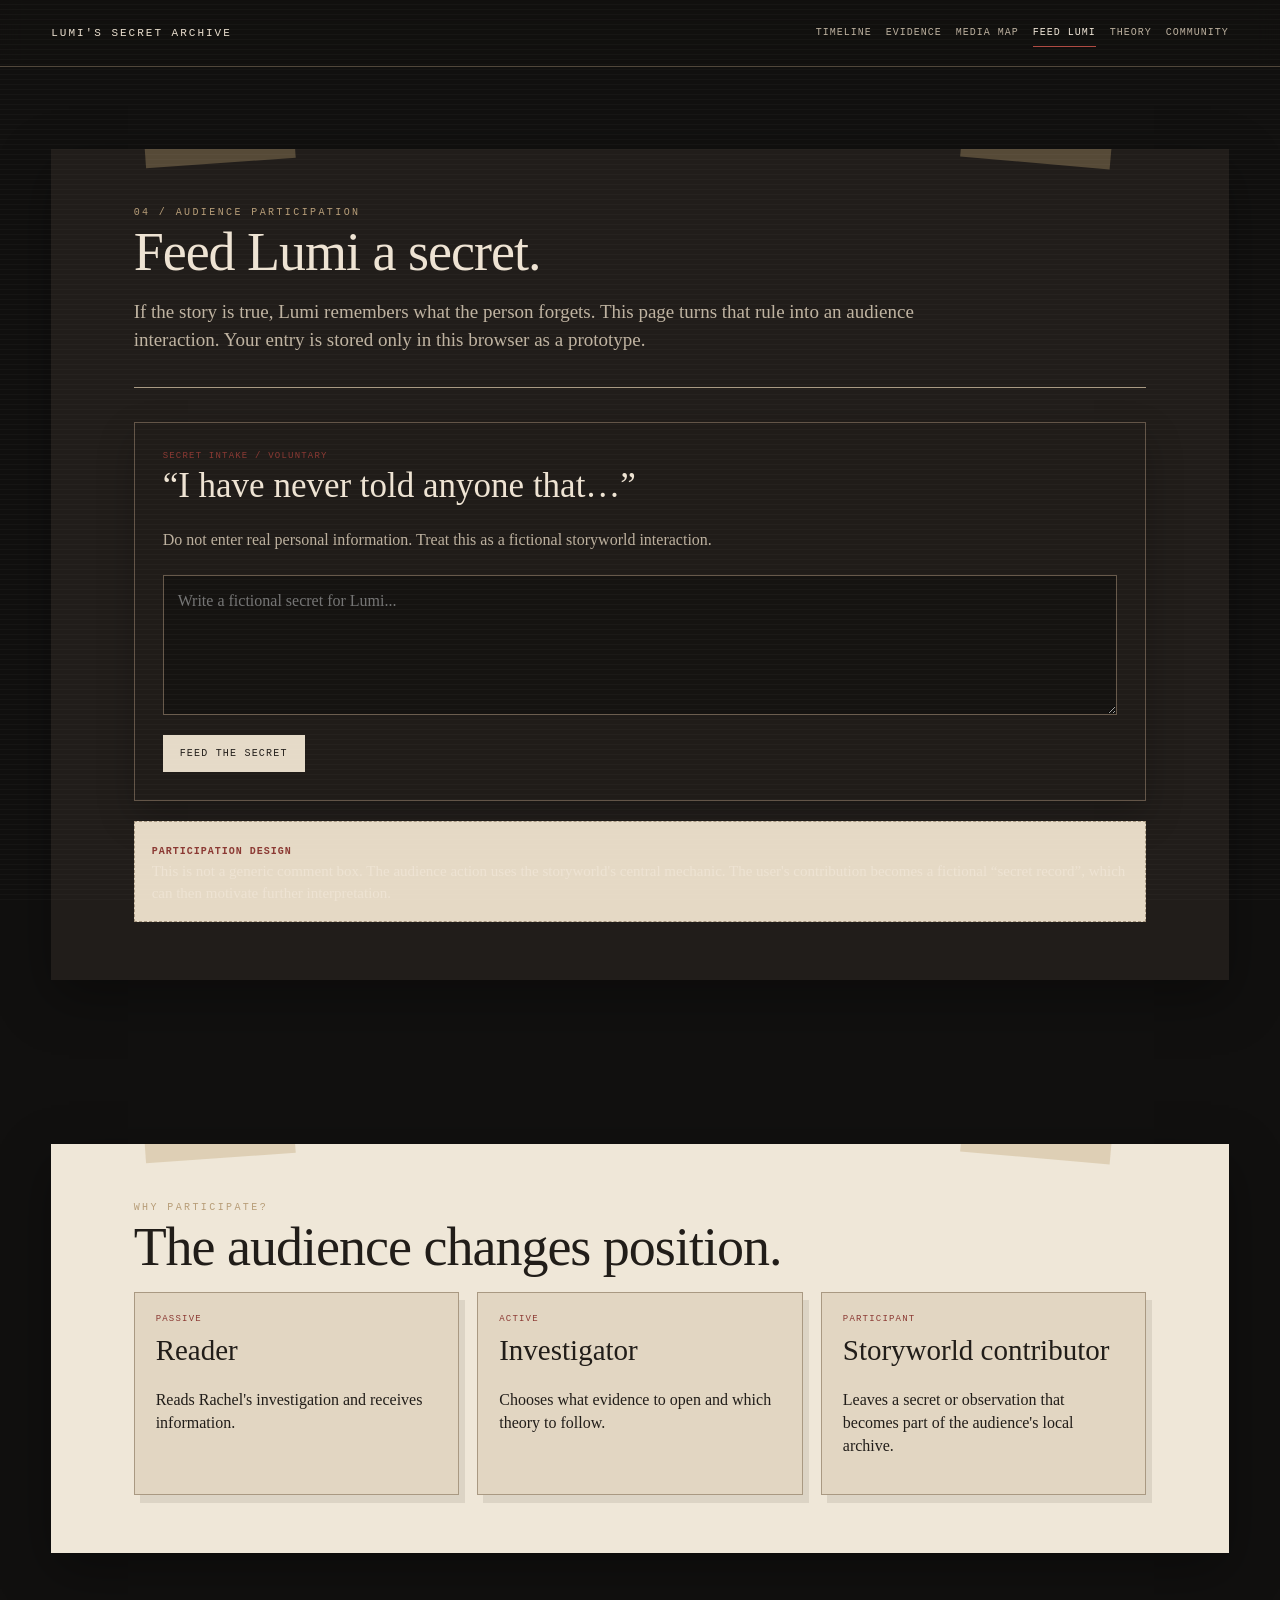
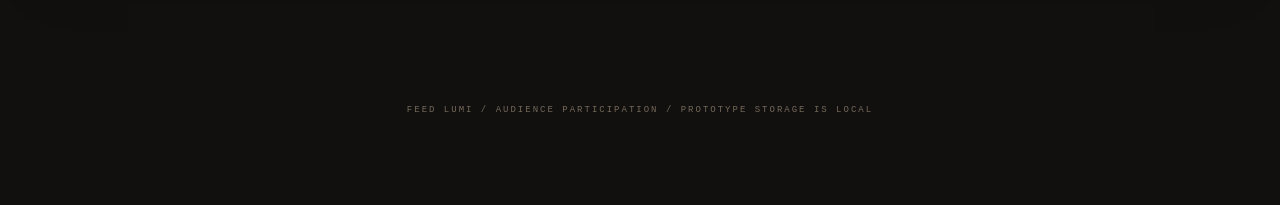
<file: feed-lumi.html>
<!doctype html><html lang="en"><head><meta charset="utf-8"><meta name="viewport" content="width=device-width,initial-scale=1"><title>Feed Lumi — Lumi's Secret Archive</title><link rel="stylesheet" href="style.css"></head><body data-page="secret"><nav class="top"><div class="topin"><a class="brand" href="index.html">LUMI'S SECRET ARCHIVE</a><div class="nav"><a data-page="timeline" href="timeline.html">TIMELINE</a><a data-page="evidence" href="evidence.html">EVIDENCE</a><a data-page="media" href="media-map.html">MEDIA MAP</a><a data-page="secret" href="feed-lumi.html">FEED LUMI</a><a data-page="theory" href="theory.html">THEORY</a><a data-page="community" href="community.html">COMMUNITY</a></div></div></nav>
<section class="section"><div class="wrap"><div class="paper dark"><div class="eyebrow">04 / AUDIENCE PARTICIPATION</div><h2>Feed Lumi a secret.</h2><p class="lead">If the story is true, Lumi remembers what the person forgets. This page turns that rule into an audience interaction. Your entry is stored only in this browser as a prototype.</p><div class="rule"></div><div class="interaction"><div class="meta">SECRET INTAKE / VOLUNTARY</div><h3>“I have never told anyone that…”</h3><p>Do not enter real personal information. Treat this as a fictional storyworld interaction.</p><form id="secretForm"><textarea id="secretText" class="field" maxlength="280" placeholder="Write a fictional secret for Lumi..."></textarea><button class="btn primary" type="submit">Feed the secret</button></form><div class="secret-result" id="secretResult"><div class="secret-id">SECRET #000</div><div class="secret-copy">“…”</div><p><strong>Lumi remembers.</strong> You may not.</p><div class="share-row"><button class="btn dark" id="copySecret" type="button">Copy record</button><a class="btn dark" href="theory.html">Use it in your theory</a></div></div></div><div class="integration-note"><strong>PARTICIPATION DESIGN</strong><br>This is not a generic comment box. The audience action uses the storyworld's central mechanic. The user's contribution becomes a fictional “secret record”, which can then motivate further interpretation.</div></div></div></section>
<section class="section"><div class="wrap"><div class="paper"><div class="eyebrow">WHY PARTICIPATE?</div><h2>The audience changes position.</h2><div class="grid3"><article class="panel"><div class="meta">PASSIVE</div><h3>Reader</h3><p>Reads Rachel's investigation and receives information.</p></article><article class="panel"><div class="meta">ACTIVE</div><h3>Investigator</h3><p>Chooses what evidence to open and which theory to follow.</p></article><article class="panel"><div class="meta">PARTICIPANT</div><h3>Storyworld contributor</h3><p>Leaves a secret or observation that becomes part of the audience's local archive.</p></article></div></div></div></section>
<footer class="footer">FEED LUMI / AUDIENCE PARTICIPATION / PROTOTYPE STORAGE IS LOCAL</footer><div class="toast"></div><script src="app.js"></script></body></html>
</file>
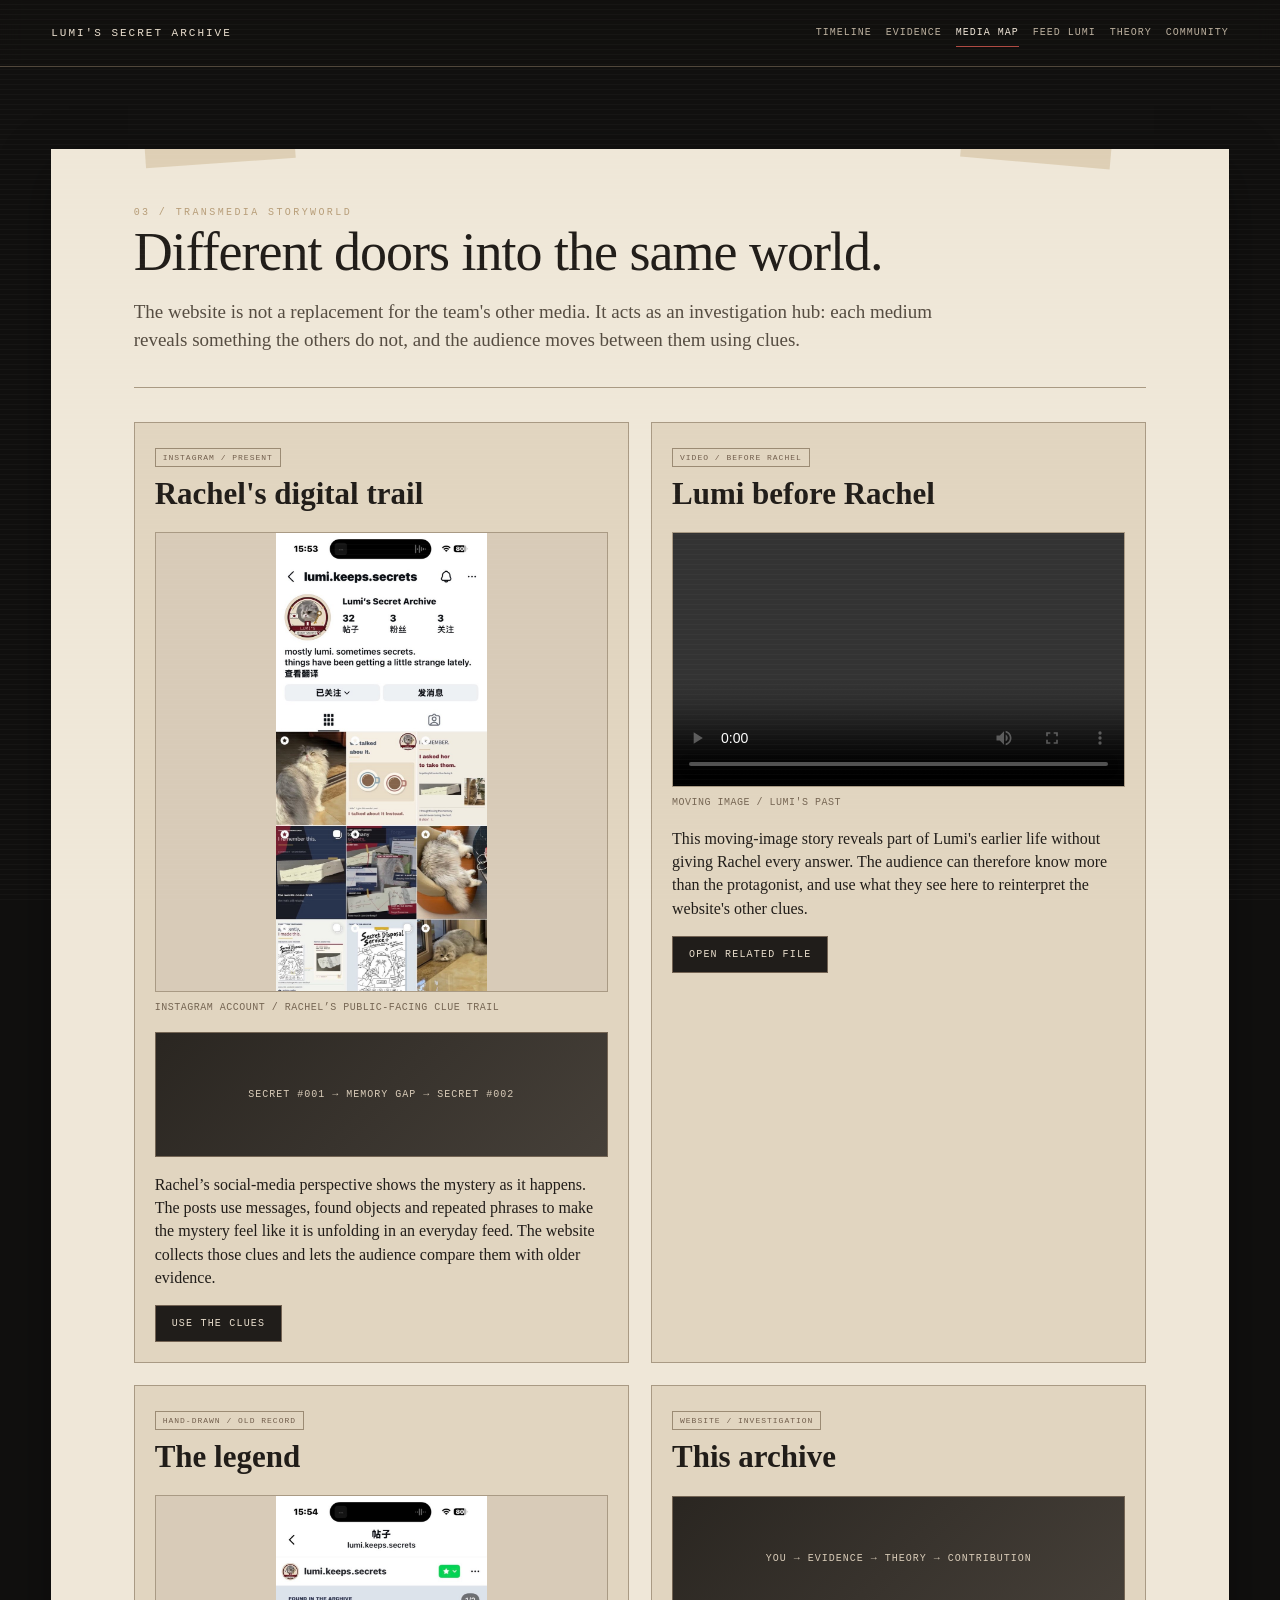
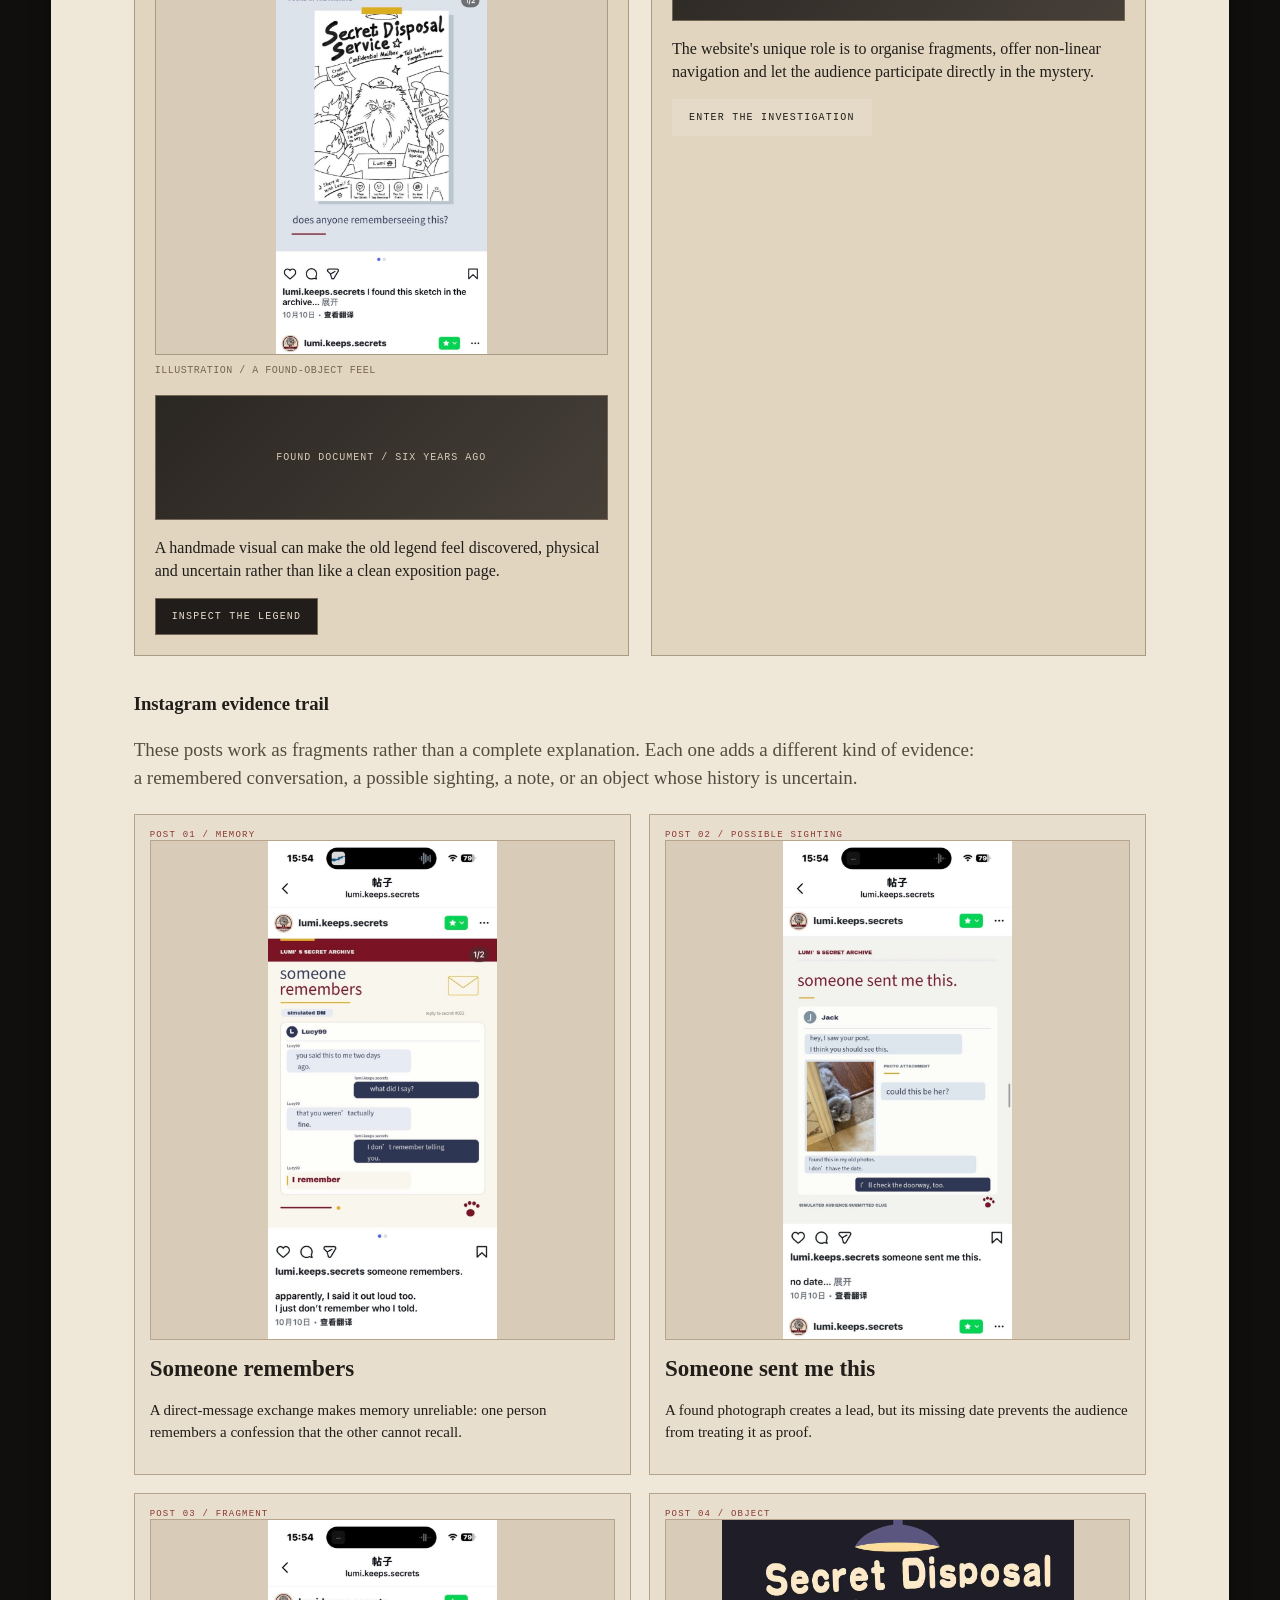
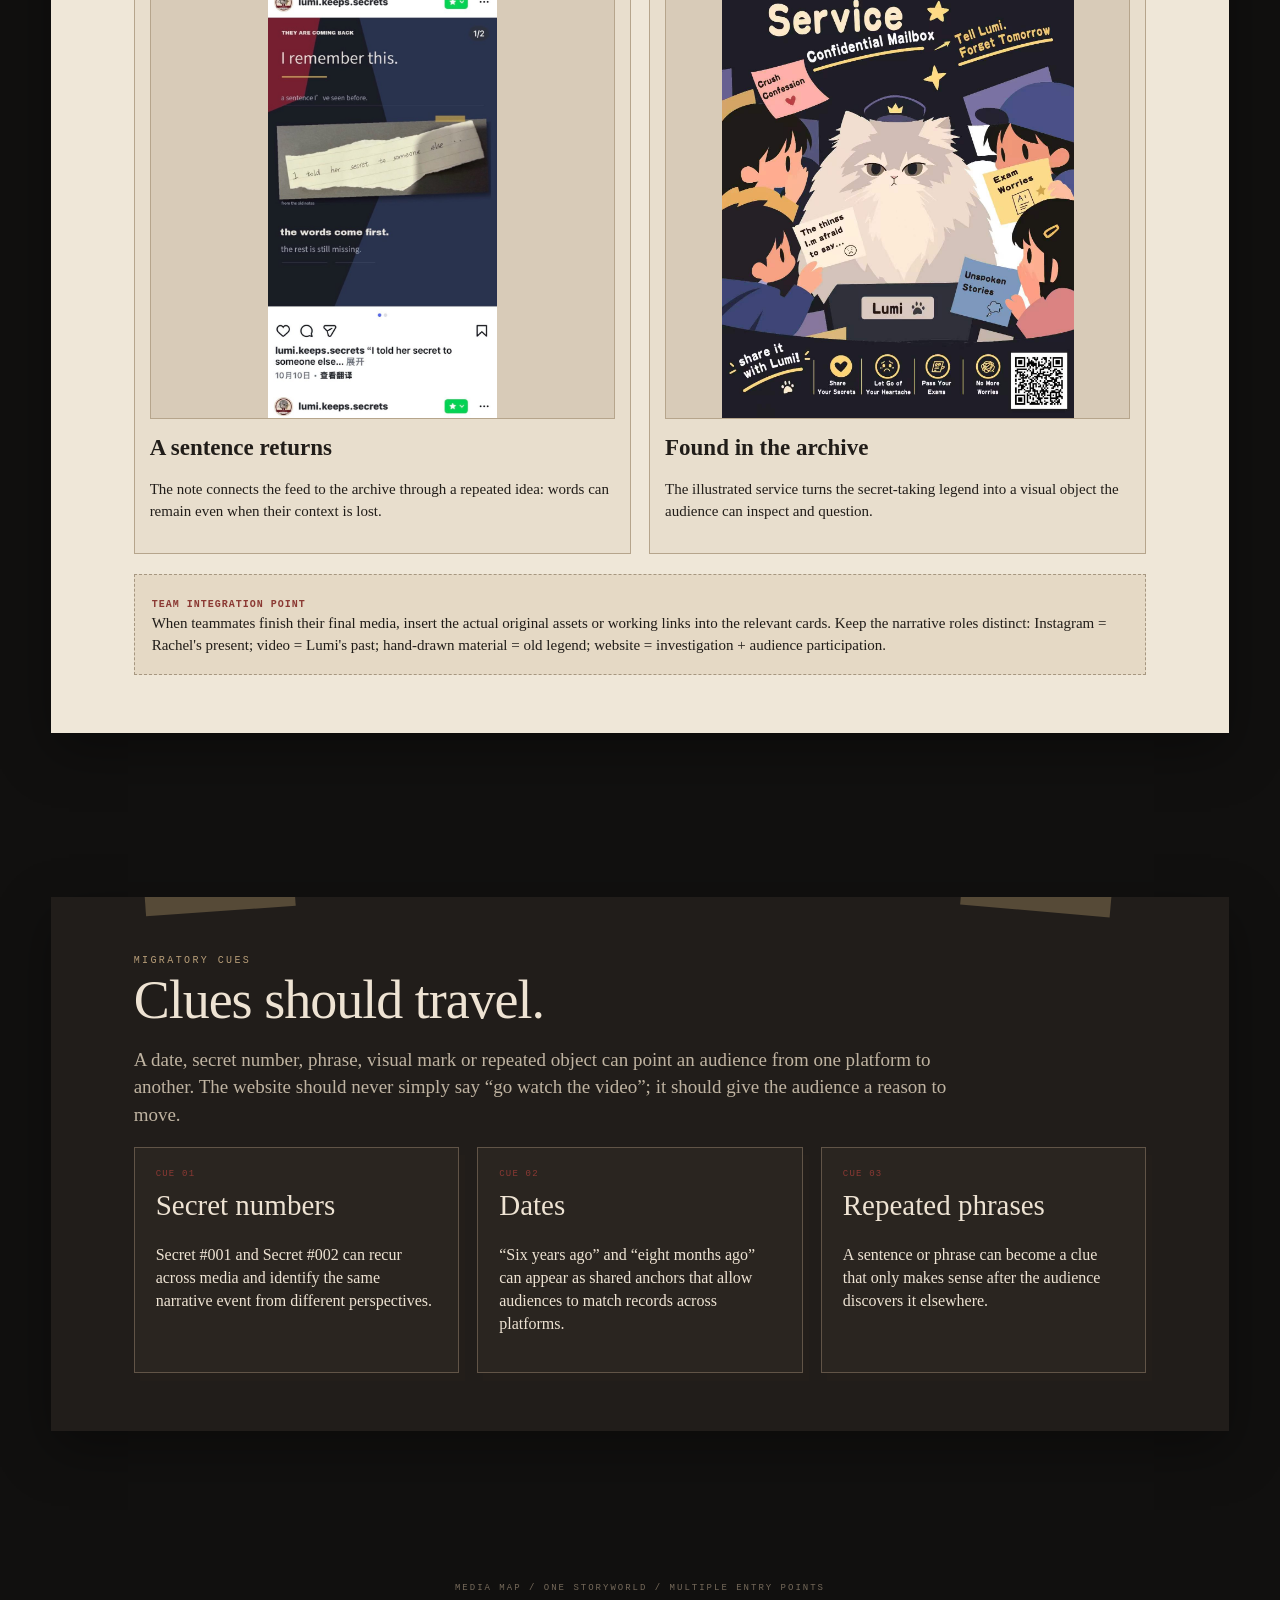
<file: media-map.html>
<!doctype html><html lang="en"><head><meta charset="utf-8"><meta name="viewport" content="width=device-width,initial-scale=1"><title>Media Map — Lumi's Secret Archive</title><link rel="stylesheet" href="style.css"></head><body data-page="media"><nav class="top"><div class="topin"><a class="brand" href="index.html">LUMI'S SECRET ARCHIVE</a><div class="nav"><a data-page="timeline" href="timeline.html">TIMELINE</a><a data-page="evidence" href="evidence.html">EVIDENCE</a><a data-page="media" href="media-map.html">MEDIA MAP</a><a data-page="secret" href="feed-lumi.html">FEED LUMI</a><a data-page="theory" href="theory.html">THEORY</a><a data-page="community" href="community.html">COMMUNITY</a></div></div></nav>
<section class="section"><div class="wrap"><div class="paper"><div class="eyebrow">03 / TRANSMEDIA STORYWORLD</div><h2>Different doors into the same world.</h2><p class="lead">The website is not a replacement for the team's other media. It acts as an investigation hub: each medium reveals something the others do not, and the audience moves between them using clues.</p><div class="rule"></div><div class="media-map">
<article class="media-card" id="rachel"><span class="media-chip">INSTAGRAM / PRESENT</span><h3>Rachel's digital trail</h3><img class="story-image" src="media/instagram_profile_grid.jpg" alt="Instagram profile and post grid for lumi.keeps.secrets"><div class="image-caption">INSTAGRAM ACCOUNT / RACHEL’S PUBLIC-FACING CLUE TRAIL</div><div class="media-visual">SECRET #001 → MEMORY GAP → SECRET #002</div><p>Rachel’s social-media perspective shows the mystery as it happens. The posts use messages, found objects and repeated phrases to make the mystery feel like it is unfolding in an everyday feed. The website collects those clues and lets the audience compare them with older evidence.</p><a class="btn dark" href="theory.html">Use the clues</a></article>
<article class="media-card" id="past"><span class="media-chip">VIDEO / BEFORE RACHEL</span><h3>Lumi before Rachel</h3><video class="story-video" controls preload="metadata" playsinline aria-label="Lumi's story before Rachel"><source src="media/lumi_before_rachel.mp4" type="video/mp4">Your browser does not support embedded video. <a href="media/lumi_before_rachel.mp4">Open the video file</a>.</video><div class="image-caption">MOVING IMAGE / LUMI'S PAST</div><p>This moving-image story reveals part of Lumi's earlier life without giving Rachel every answer. The audience can therefore know more than the protagonist, and use what they see here to reinterpret the website's other clues.</p><a class="btn dark" href="evidence.html#file-past">Open related file</a></article>
<article class="media-card" id="wandering"><span class="media-chip">HAND-DRAWN / OLD RECORD</span><h3>The legend</h3><img class="story-image" src="media/secret_disposal_sketch.jpg" alt="Hand-drawn-style Secret Disposal Service illustration"><div class="image-caption">ILLUSTRATION / A FOUND-OBJECT FEEL</div><div class="media-visual">FOUND DOCUMENT / SIX YEARS AGO</div><p>A handmade visual can make the old legend feel discovered, physical and uncertain rather than like a clean exposition page.</p><a class="btn dark" href="evidence.html#file-legend">Inspect the legend</a></article>
<article class="media-card"><span class="media-chip">WEBSITE / INVESTIGATION</span><h3>This archive</h3><div class="media-visual">YOU → EVIDENCE → THEORY → CONTRIBUTION</div><p>The website's unique role is to organise fragments, offer non-linear navigation and let the audience participate directly in the mystery.</p><a class="btn primary" href="feed-lumi.html">Enter the investigation</a></article>
</div><h3 style="margin-top:34px">Instagram evidence trail</h3><p class="lead">These posts work as fragments rather than a complete explanation. Each one adds a different kind of evidence: a remembered conversation, a possible sighting, a note, or an object whose history is uncertain.</p><div class="social-gallery">
<article class="social-item"><div class="meta">POST 01 / MEMORY</div><img src="media/instagram_memory.jpg" alt="Simulated Instagram post showing a direct-message conversation about a forgotten confession"><h3>Someone remembers</h3><p>A direct-message exchange makes memory unreliable: one person remembers a confession that the other cannot recall.</p></article>
<article class="social-item"><div class="meta">POST 02 / POSSIBLE SIGHTING</div><img src="media/instagram_cat_clue.jpg" alt="Simulated Instagram post with a possible sighting of Lumi"><h3>Someone sent me this</h3><p>A found photograph creates a lead, but its missing date prevents the audience from treating it as proof.</p></article>
<article class="social-item"><div class="meta">POST 03 / FRAGMENT</div><img src="media/instagram_memory_note.jpg" alt="Simulated Instagram post featuring a torn handwritten note"><h3>A sentence returns</h3><p>The note connects the feed to the archive through a repeated idea: words can remain even when their context is lost.</p></article>
<article class="social-item"><div class="meta">POST 04 / OBJECT</div><img src="media/secret_disposal_poster.jpg" alt="Secret Disposal Service illustrated poster"><h3>Found in the archive</h3><p>The illustrated service turns the secret-taking legend into a visual object the audience can inspect and question.</p></article>
</div><div class="integration-note"><strong>TEAM INTEGRATION POINT</strong><br>When teammates finish their final media, insert the actual original assets or working links into the relevant cards. Keep the narrative roles distinct: Instagram = Rachel's present; video = Lumi's past; hand-drawn material = old legend; website = investigation + audience participation.</div></div></div></section>
<section class="section"><div class="wrap"><div class="paper dark"><div class="eyebrow">MIGRATORY CUES</div><h2>Clues should travel.</h2><p class="lead">A date, secret number, phrase, visual mark or repeated object can point an audience from one platform to another. The website should never simply say “go watch the video”; it should give the audience a reason to move.</p><div class="grid3"><article class="panel dark"><div class="meta">CUE 01</div><h3>Secret numbers</h3><p>Secret #001 and Secret #002 can recur across media and identify the same narrative event from different perspectives.</p></article><article class="panel dark"><div class="meta">CUE 02</div><h3>Dates</h3><p>“Six years ago” and “eight months ago” can appear as shared anchors that allow audiences to match records across platforms.</p></article><article class="panel dark"><div class="meta">CUE 03</div><h3>Repeated phrases</h3><p>A sentence or phrase can become a clue that only makes sense after the audience discovers it elsewhere.</p></article></div></div></div></section>
<footer class="footer">MEDIA MAP / ONE STORYWORLD / MULTIPLE ENTRY POINTS</footer><div class="toast"></div><script src="app.js"></script></body></html>
</file>
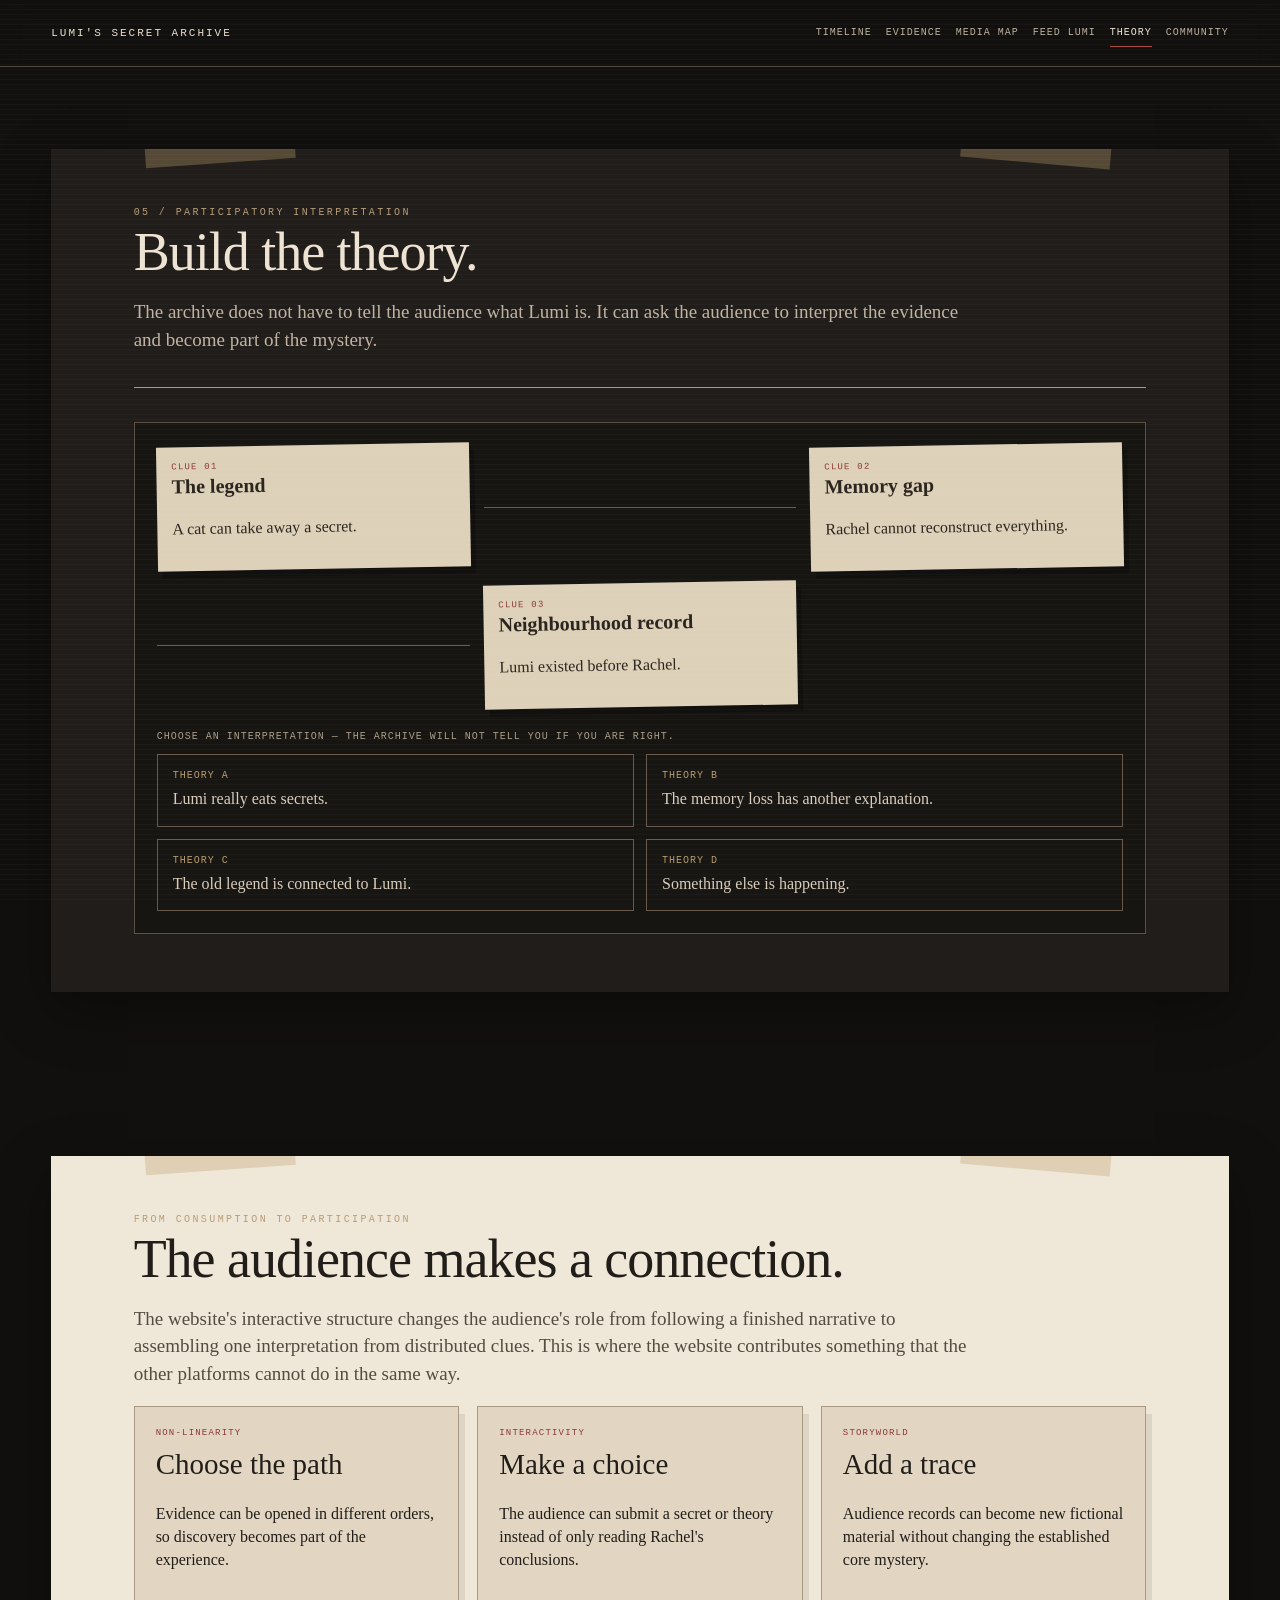
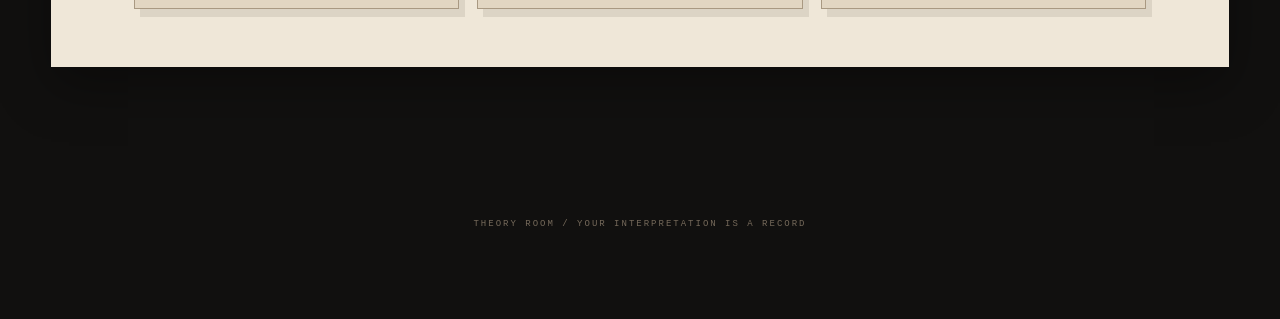
<file: theory.html>
<!doctype html><html lang="en"><head><meta charset="utf-8"><meta name="viewport" content="width=device-width,initial-scale=1"><title>Build a Theory — Lumi's Secret Archive</title><link rel="stylesheet" href="style.css"></head><body data-page="theory"><nav class="top"><div class="topin"><a class="brand" href="index.html">LUMI'S SECRET ARCHIVE</a><div class="nav"><a data-page="timeline" href="timeline.html">TIMELINE</a><a data-page="evidence" href="evidence.html">EVIDENCE</a><a data-page="media" href="media-map.html">MEDIA MAP</a><a data-page="secret" href="feed-lumi.html">FEED LUMI</a><a data-page="theory" href="theory.html">THEORY</a><a data-page="community" href="community.html">COMMUNITY</a></div></div></nav>
<section class="section"><div class="wrap"><div class="paper dark"><div class="eyebrow">05 / PARTICIPATORY INTERPRETATION</div><h2>Build the theory.</h2><p class="lead">The archive does not have to tell the audience what Lumi is. It can ask the audience to interpret the evidence and become part of the mystery.</p><div class="rule"></div><div class="theory-board"><div class="board-lines"><div class="clue-card"><div class="meta">CLUE 01</div><h4>The legend</h4><p>A cat can take away a secret.</p></div><div class="connector"></div><div class="clue-card"><div class="meta">CLUE 02</div><h4>Memory gap</h4><p>Rachel cannot reconstruct everything.</p></div><div class="connector"></div><div class="clue-card"><div class="meta">CLUE 03</div><h4>Neighbourhood record</h4><p>Lumi existed before Rachel.</p></div></div><div class="theory-options"><div class="theory-note">CHOOSE AN INTERPRETATION — THE ARCHIVE WILL NOT TELL YOU IF YOU ARE RIGHT.</div><div class="choice-grid" style="margin-top:12px"><button class="choice" data-theory="lumi"><strong>THEORY A</strong>Lumi really eats secrets.</button><button class="choice" data-theory="memory"><strong>THEORY B</strong>The memory loss has another explanation.</button><button class="choice" data-theory="legend"><strong>THEORY C</strong>The old legend is connected to Lumi.</button><button class="choice" data-theory="other"><strong>THEORY D</strong>Something else is happening.</button></div><div class="result" id="theoryResult"></div></div></div></div></div></section>
<section class="section"><div class="wrap"><div class="paper"><div class="eyebrow">FROM CONSUMPTION TO PARTICIPATION</div><h2>The audience makes a connection.</h2><p class="lead">The website's interactive structure changes the audience's role from following a finished narrative to assembling one interpretation from distributed clues. This is where the website contributes something that the other platforms cannot do in the same way.</p><div class="grid3"><article class="panel"><div class="meta">NON-LINEARITY</div><h3>Choose the path</h3><p>Evidence can be opened in different orders, so discovery becomes part of the experience.</p></article><article class="panel"><div class="meta">INTERACTIVITY</div><h3>Make a choice</h3><p>The audience can submit a secret or theory instead of only reading Rachel's conclusions.</p></article><article class="panel"><div class="meta">STORYWORLD</div><h3>Add a trace</h3><p>Audience records can become new fictional material without changing the established core mystery.</p></article></div></div></div></section>
<footer class="footer">THEORY ROOM / YOUR INTERPRETATION IS A RECORD</footer><div class="toast"></div><script src="app.js"></script></body></html>
</file>
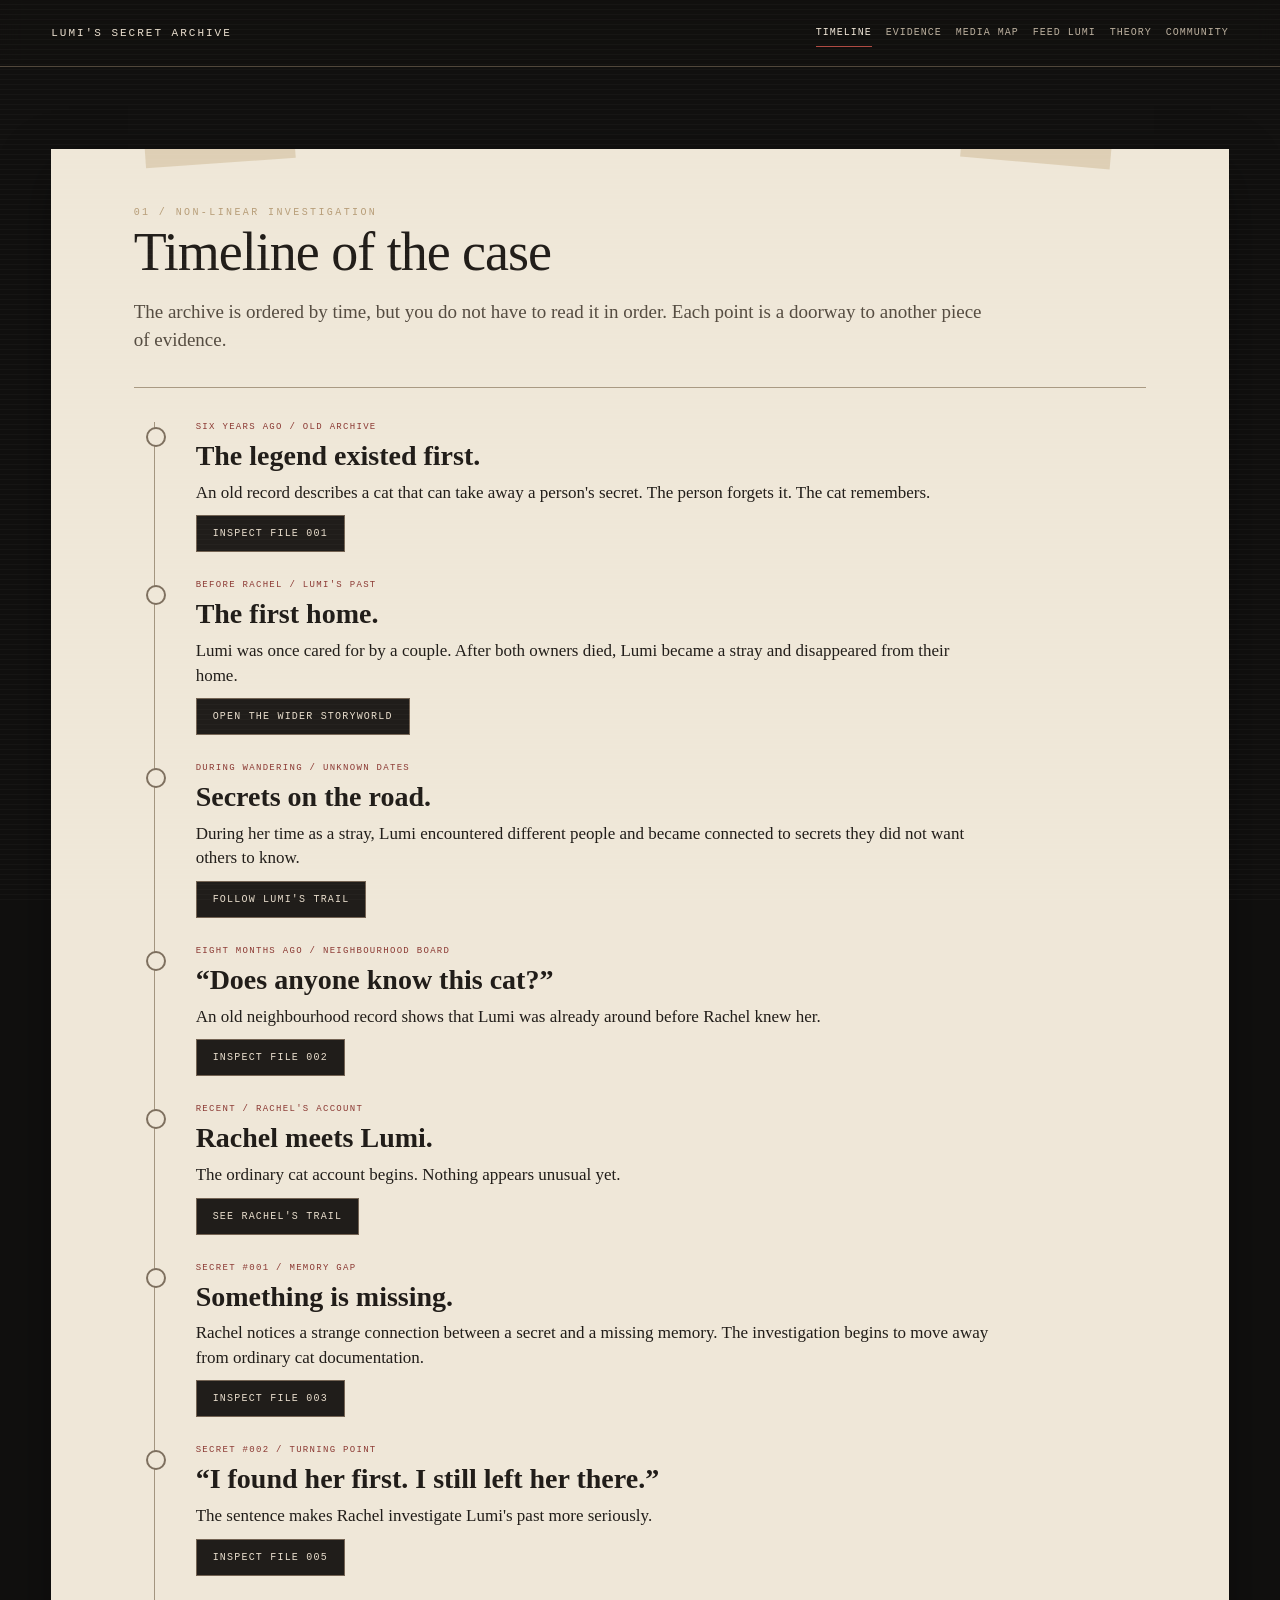
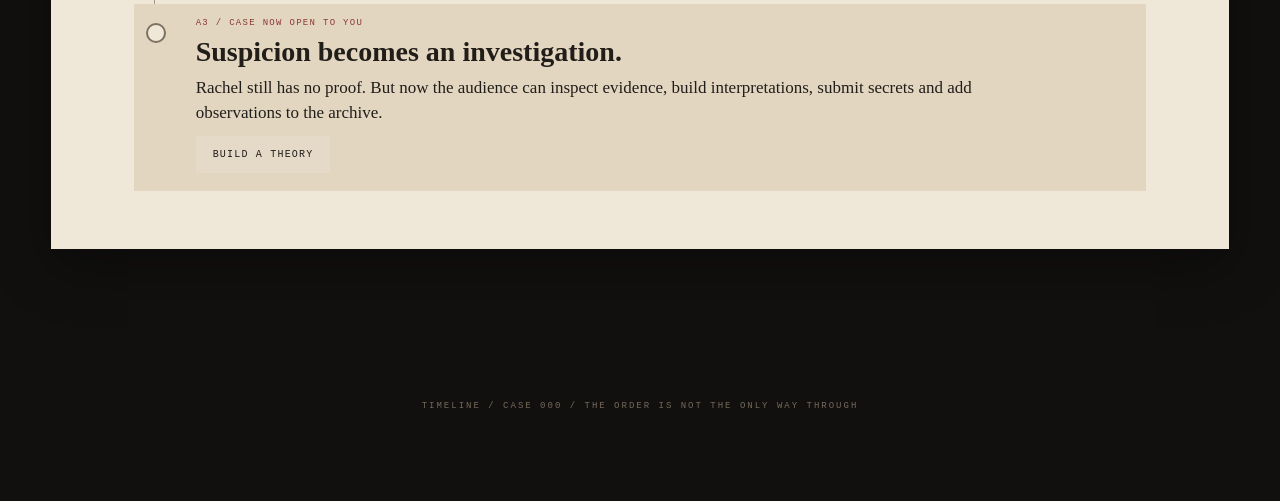
<file: timeline.html>
<!doctype html><html lang="en"><head><meta charset="utf-8"><meta name="viewport" content="width=device-width,initial-scale=1"><title>Timeline — Lumi's Secret Archive</title><link rel="stylesheet" href="style.css"></head><body data-page="timeline"><nav class="top"><div class="topin"><a class="brand" href="index.html">LUMI'S SECRET ARCHIVE</a><div class="nav"><a data-page="timeline" href="timeline.html">TIMELINE</a><a data-page="evidence" href="evidence.html">EVIDENCE</a><a data-page="media" href="media-map.html">MEDIA MAP</a><a data-page="secret" href="feed-lumi.html">FEED LUMI</a><a data-page="theory" href="theory.html">THEORY</a><a data-page="community" href="community.html">COMMUNITY</a></div></div></nav>
<section class="section"><div class="wrap"><div class="paper"><div class="eyebrow">01 / NON-LINEAR INVESTIGATION</div><h2>Timeline of the case</h2><p class="lead">The archive is ordered by time, but you do not have to read it in order. Each point is a doorway to another piece of evidence.</p><div class="rule"></div><div class="timeline">
<article class="event"><div class="date">SIX YEARS AGO / OLD ARCHIVE</div><h3>The legend existed first.</h3><p>An old record describes a cat that can take away a person's secret. The person forgets it. The cat remembers.</p><div style="margin-top:10px"><a class="btn dark" href="evidence.html#file-legend">Inspect File 001</a></div></article>
<article class="event"><div class="date">BEFORE RACHEL / LUMI'S PAST</div><h3>The first home.</h3><p>Lumi was once cared for by a couple. After both owners died, Lumi became a stray and disappeared from their home.</p><div style="margin-top:10px"><a class="btn dark" href="media-map.html#past">Open the wider storyworld</a></div></article>
<article class="event"><div class="date">DURING WANDERING / UNKNOWN DATES</div><h3>Secrets on the road.</h3><p>During her time as a stray, Lumi encountered different people and became connected to secrets they did not want others to know.</p><div style="margin-top:10px"><a class="btn dark" href="media-map.html#wandering">Follow Lumi's trail</a></div></article>
<article class="event"><div class="date">EIGHT MONTHS AGO / NEIGHBOURHOOD BOARD</div><h3>“Does anyone know this cat?”</h3><p>An old neighbourhood record shows that Lumi was already around before Rachel knew her.</p><div style="margin-top:10px"><a class="btn dark" href="evidence.html#file-neighbourhood">Inspect File 002</a></div></article>
<article class="event"><div class="date">RECENT / RACHEL'S ACCOUNT</div><h3>Rachel meets Lumi.</h3><p>The ordinary cat account begins. Nothing appears unusual yet.</p><div style="margin-top:10px"><a class="btn dark" href="media-map.html#rachel">See Rachel's trail</a></div></article>
<article class="event"><div class="date">SECRET #001 / MEMORY GAP</div><h3>Something is missing.</h3><p>Rachel notices a strange connection between a secret and a missing memory. The investigation begins to move away from ordinary cat documentation.</p><div style="margin-top:10px"><a class="btn dark" href="evidence.html#file-memory">Inspect File 003</a></div></article>
<article class="event"><div class="date">SECRET #002 / TURNING POINT</div><h3>“I found her first. I still left her there.”</h3><p>The sentence makes Rachel investigate Lumi's past more seriously.</p><div style="margin-top:10px"><a class="btn dark" href="evidence.html#file-secret2">Inspect File 005</a></div></article>
<article class="event current"><div class="date">A3 / CASE NOW OPEN TO YOU</div><h3>Suspicion becomes an investigation.</h3><p>Rachel still has no proof. But now the audience can inspect evidence, build interpretations, submit secrets and add observations to the archive.</p><div style="margin-top:10px"><a class="btn primary" href="theory.html">Build a theory</a></div></article>
</div></div></div></section>
<footer class="footer">TIMELINE / CASE 000 / THE ORDER IS NOT THE ONLY WAY THROUGH</footer><div class="toast"></div><script src="app.js"></script></body></html>
</file>
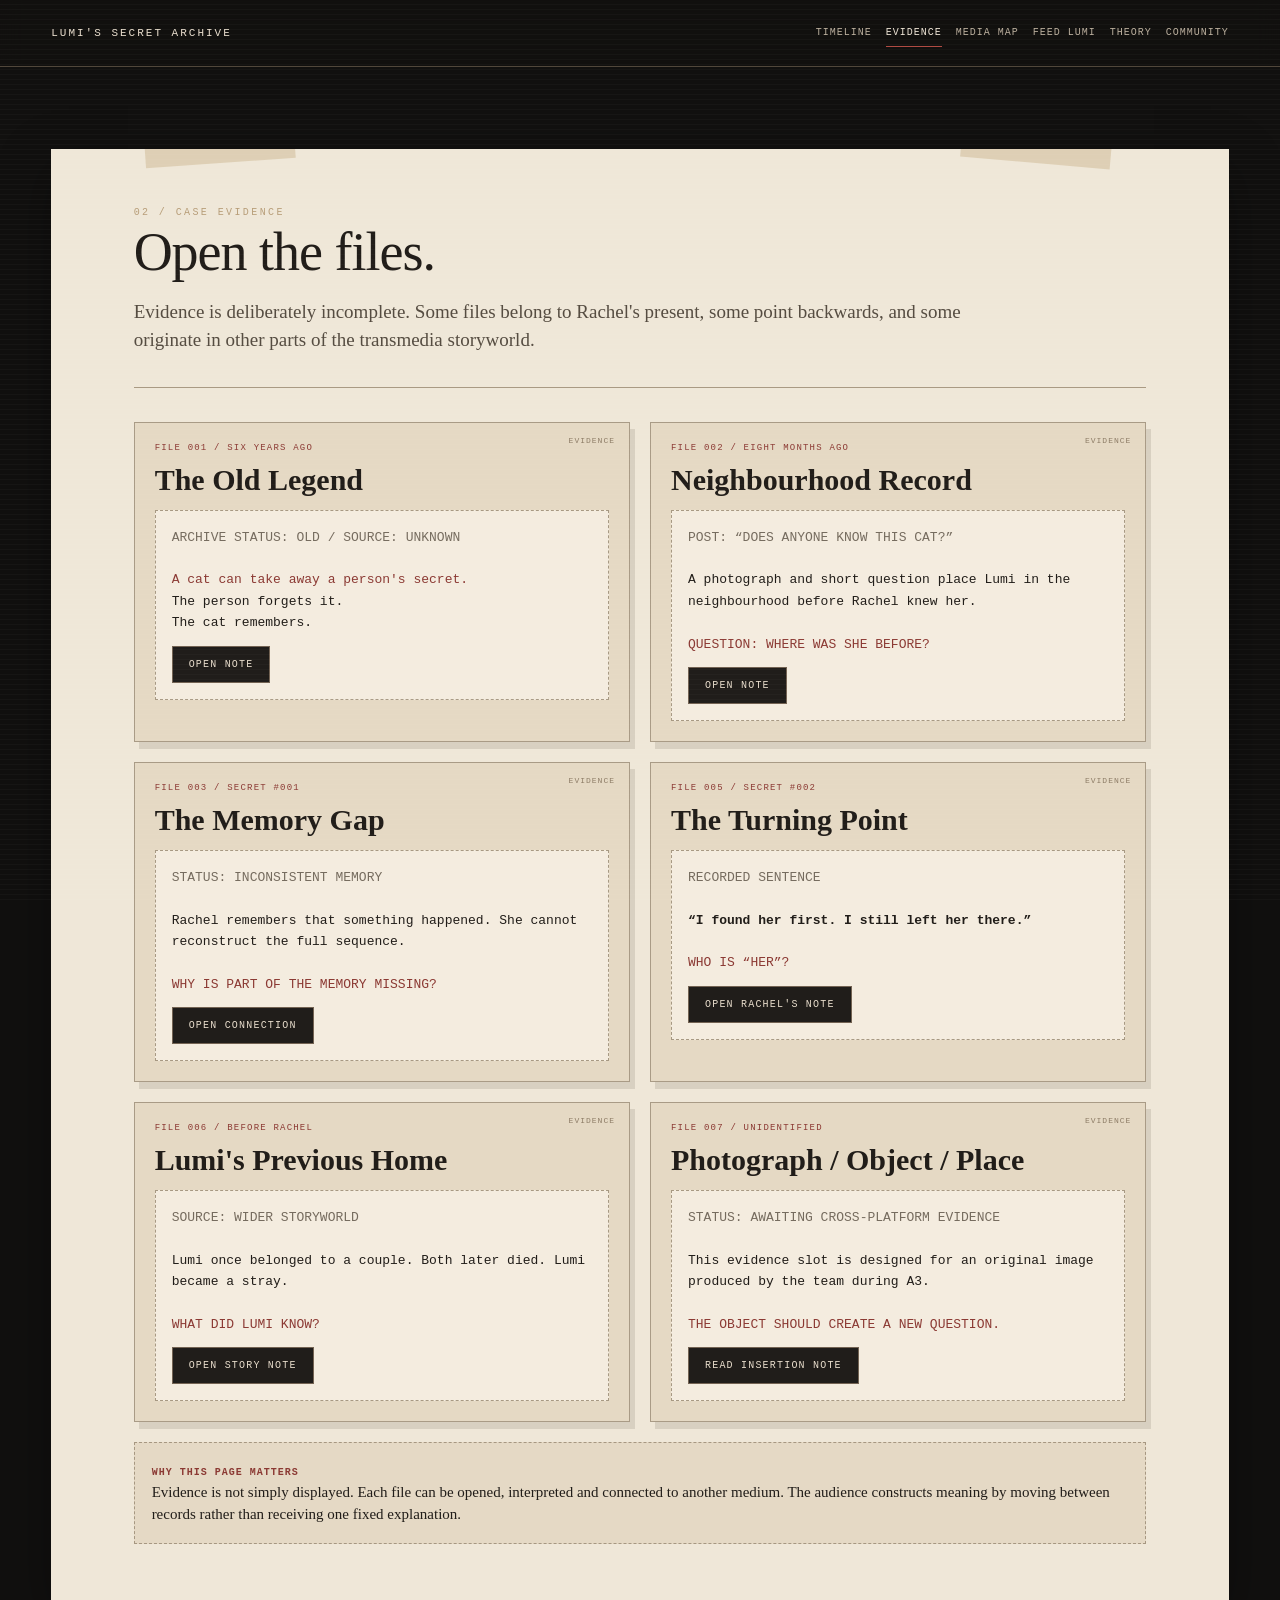
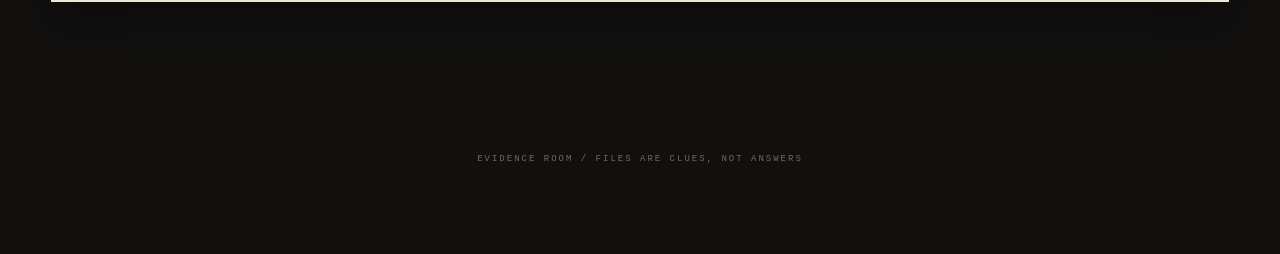
<file: Lumi_A3_Website_V2_With_Images/Lumi_A3_Website_V2/Lumi_A3_Final_Website/evidence.html>
<!doctype html><html lang="en"><head><meta charset="utf-8"><meta name="viewport" content="width=device-width,initial-scale=1"><title>Evidence Room — Lumi's Secret Archive</title><link rel="stylesheet" href="style.css"></head><body data-page="evidence"><nav class="top"><div class="topin"><a class="brand" href="index.html">LUMI'S SECRET ARCHIVE</a><div class="nav"><a data-page="timeline" href="timeline.html">TIMELINE</a><a data-page="evidence" href="evidence.html">EVIDENCE</a><a data-page="media" href="media-map.html">MEDIA MAP</a><a data-page="secret" href="feed-lumi.html">FEED LUMI</a><a data-page="theory" href="theory.html">THEORY</a><a data-page="community" href="community.html">COMMUNITY</a></div></div></nav>
<section class="section"><div class="wrap"><div class="paper"><div class="eyebrow">02 / CASE EVIDENCE</div><h2>Open the files.</h2><p class="lead">Evidence is deliberately incomplete. Some files belong to Rachel's present, some point backwards, and some originate in other parts of the transmedia storyworld.</p><div class="rule"></div><div class="file-grid">
<article class="file" id="file-legend"><div class="meta">FILE 001 / SIX YEARS AGO</div><h3>The Old Legend</h3><div class="file-body"><span class="muted">ARCHIVE STATUS: OLD / SOURCE: UNKNOWN</span><br><br><span class="red">A cat can take away a person's secret.</span><br>The person forgets it.<br>The cat remembers.<br><button class="btn dark" onclick="toggleDrawer('d1')">OPEN NOTE</button><div class="drawer" id="d1">Rachel cannot prove the legend is about Lumi. The connection is a hypothesis created by the audience and Rachel together.</div></div></article>
<article class="file" id="file-neighbourhood"><div class="meta">FILE 002 / EIGHT MONTHS AGO</div><h3>Neighbourhood Record</h3><div class="file-body"><span class="muted">POST: “DOES ANYONE KNOW THIS CAT?”</span><br><br>A photograph and short question place Lumi in the neighbourhood before Rachel knew her.<br><br><span class="red">QUESTION: WHERE WAS SHE BEFORE?</span><br><button class="btn dark" onclick="toggleDrawer('d2')">OPEN NOTE</button><div class="drawer" id="d2">This record is not proof of anything supernatural. It is important because it gives Rachel a verifiable past to investigate.</div></div></article>
<article class="file" id="file-memory"><div class="meta">FILE 003 / SECRET #001</div><h3>The Memory Gap</h3><div class="file-body"><span class="muted">STATUS: INCONSISTENT MEMORY</span><br><br>Rachel remembers that something happened. She cannot reconstruct the full sequence.<br><br><span class="red">WHY IS PART OF THE MEMORY MISSING?</span><br><button class="btn dark" onclick="toggleDrawer('d3')">OPEN CONNECTION</button><div class="drawer" id="d3">The audience is not told whether the memory gap is caused by Lumi. The uncertainty is intentional.</div></div></article>
<article class="file" id="file-secret2"><div class="meta">FILE 005 / SECRET #002</div><h3>The Turning Point</h3><div class="file-body"><span class="muted">RECORDED SENTENCE</span><br><br><strong>“I found her first. I still left her there.”</strong><br><br><span class="red">WHO IS “HER”?</span><br><button class="btn dark" onclick="toggleDrawer('d4')">OPEN RACHEL'S NOTE</button><div class="drawer" id="d4">The sentence pushes Rachel toward Lumi's earlier history and connects the present investigation to the wider storyworld.</div></div></article>
<article class="file" id="file-past"><div class="meta">FILE 006 / BEFORE RACHEL</div><h3>Lumi's Previous Home</h3><div class="file-body"><span class="muted">SOURCE: WIDER STORYWORLD</span><br><br>Lumi once belonged to a couple. Both later died. Lumi became a stray.<br><br><span class="red">WHAT DID LUMI KNOW?</span><br><button class="btn dark" onclick="toggleDrawer('d5')">OPEN STORY NOTE</button><div class="drawer" id="d5">This file is a cross-platform doorway. Later, the team's video or visual media can be inserted here without changing the website's narrative structure.</div></div></article>
<article class="file" id="file-unidentified"><div class="meta">FILE 007 / UNIDENTIFIED</div><h3>Photograph / Object / Place</h3><div class="file-body"><span class="muted">STATUS: AWAITING CROSS-PLATFORM EVIDENCE</span><br><br>This evidence slot is designed for an original image produced by the team during A3.<br><br><span class="red">THE OBJECT SHOULD CREATE A NEW QUESTION.</span><br><button class="btn dark" onclick="toggleDrawer('d6')">READ INSERTION NOTE</button><div class="drawer" id="d6">When your teammates finish their media, place the final original asset here and replace this note with its in-story meaning. Do not fabricate evidence before the asset exists.</div></div></article>
</div><div class="integration-note"><strong>WHY THIS PAGE MATTERS</strong><br>Evidence is not simply displayed. Each file can be opened, interpreted and connected to another medium. The audience constructs meaning by moving between records rather than receiving one fixed explanation.</div></div></div></section>
<footer class="footer">EVIDENCE ROOM / FILES ARE CLUES, NOT ANSWERS</footer><div class="toast"></div><script src="app.js"></script></body></html>
</file>
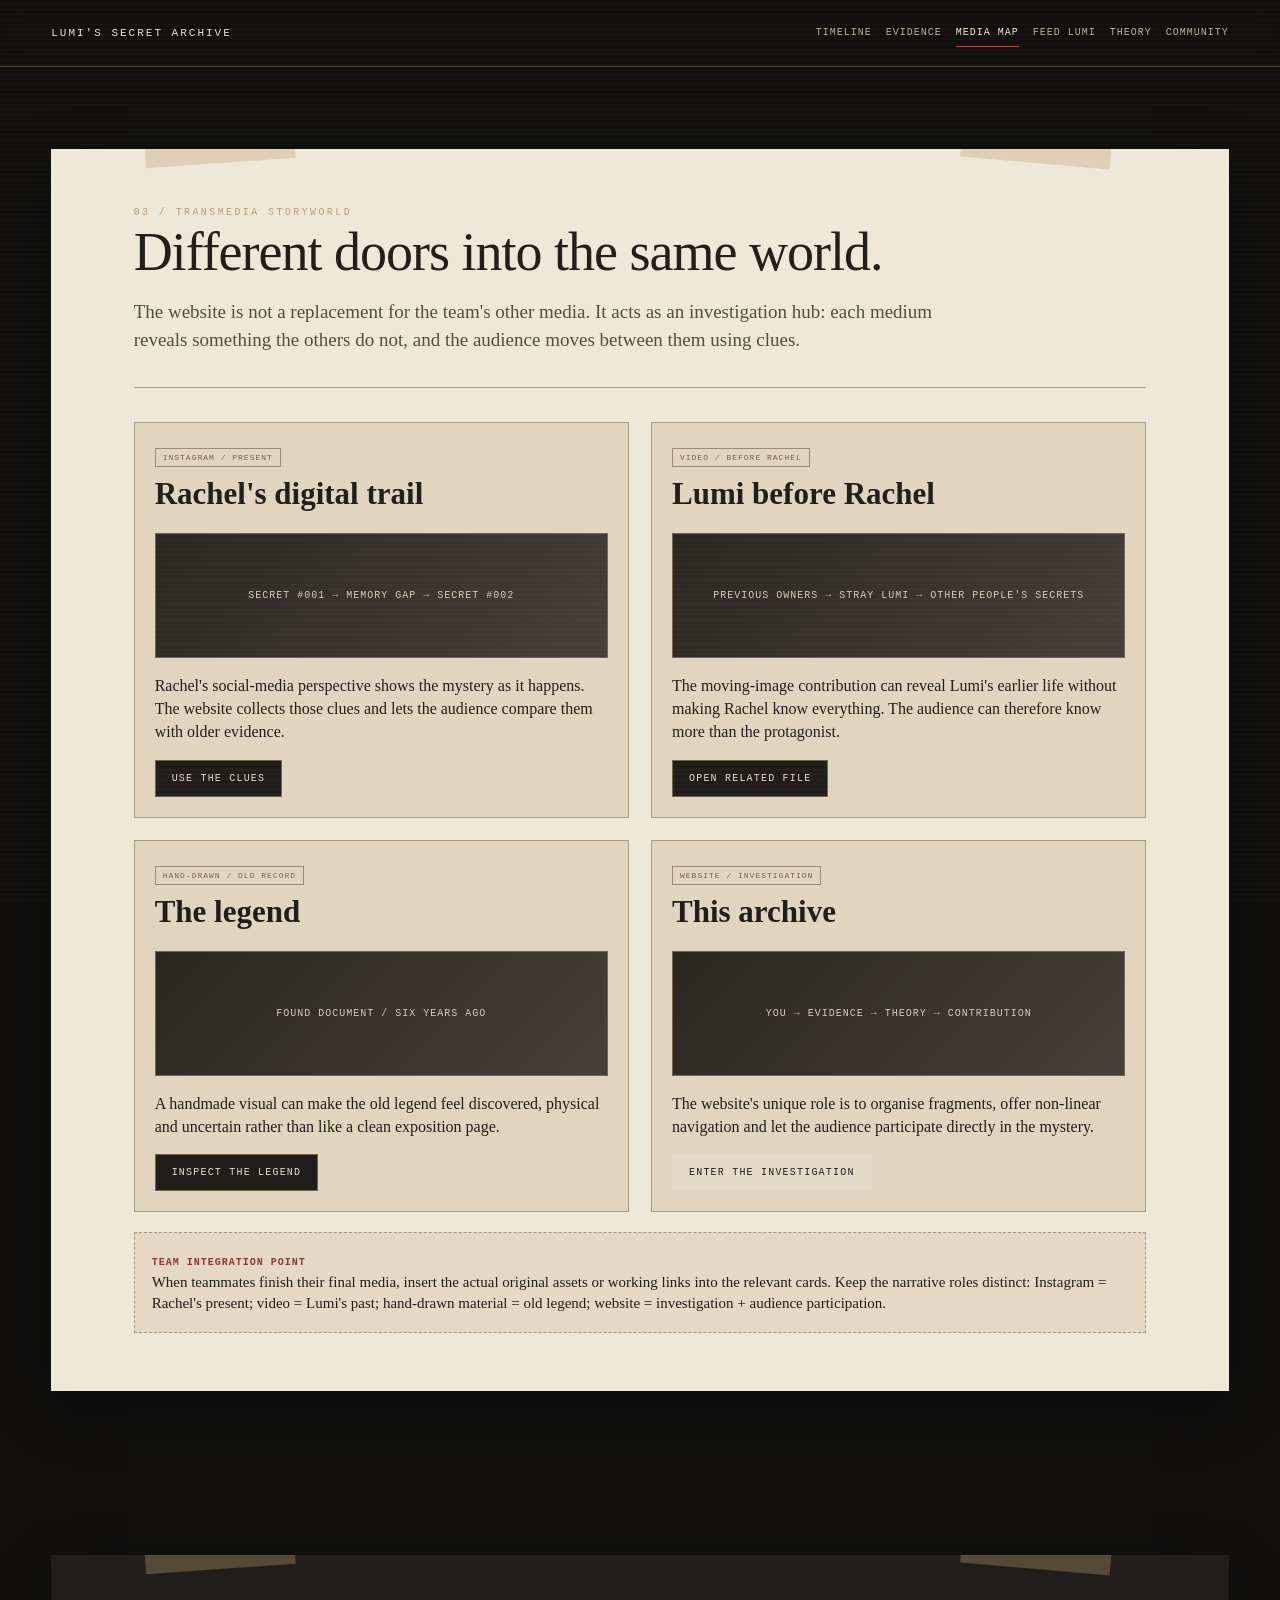
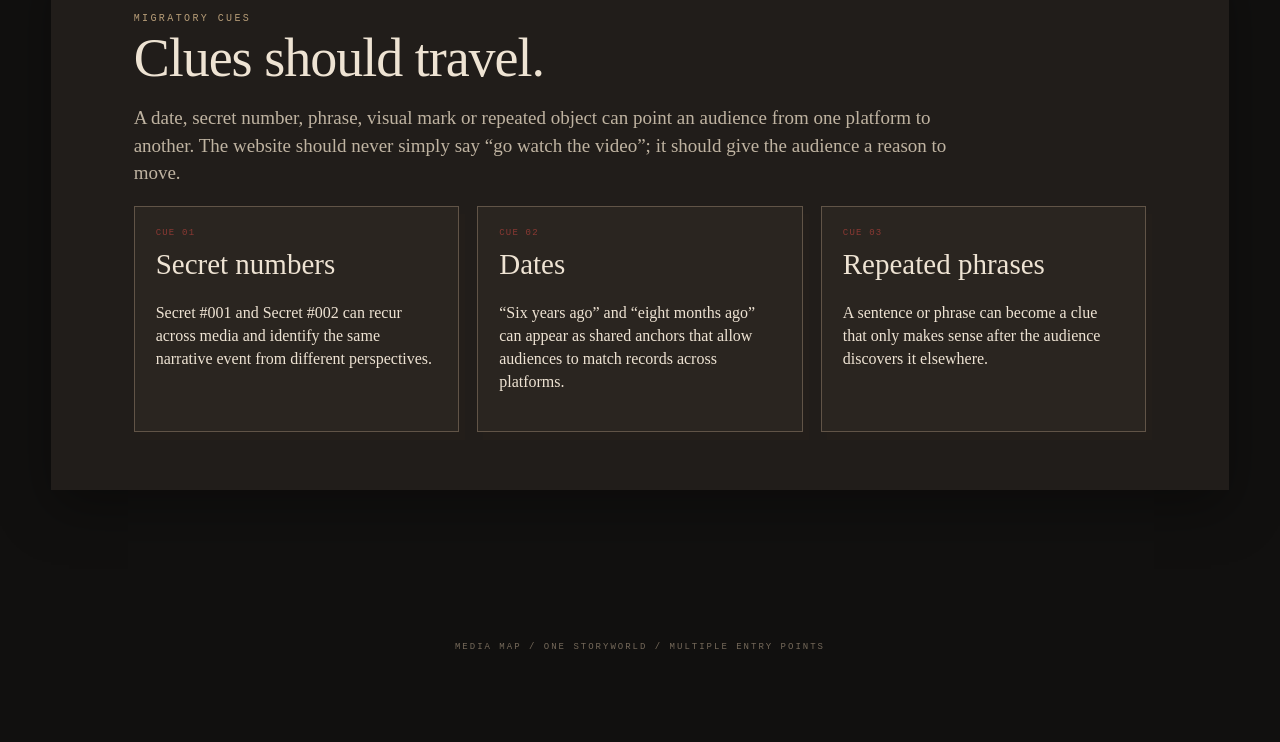
<file: Lumi_A3_Website_V2_With_Images/Lumi_A3_Website_V2/Lumi_A3_Final_Website/media-map.html>
<!doctype html><html lang="en"><head><meta charset="utf-8"><meta name="viewport" content="width=device-width,initial-scale=1"><title>Media Map — Lumi's Secret Archive</title><link rel="stylesheet" href="style.css"></head><body data-page="media"><nav class="top"><div class="topin"><a class="brand" href="index.html">LUMI'S SECRET ARCHIVE</a><div class="nav"><a data-page="timeline" href="timeline.html">TIMELINE</a><a data-page="evidence" href="evidence.html">EVIDENCE</a><a data-page="media" href="media-map.html">MEDIA MAP</a><a data-page="secret" href="feed-lumi.html">FEED LUMI</a><a data-page="theory" href="theory.html">THEORY</a><a data-page="community" href="community.html">COMMUNITY</a></div></div></nav>
<section class="section"><div class="wrap"><div class="paper"><div class="eyebrow">03 / TRANSMEDIA STORYWORLD</div><h2>Different doors into the same world.</h2><p class="lead">The website is not a replacement for the team's other media. It acts as an investigation hub: each medium reveals something the others do not, and the audience moves between them using clues.</p><div class="rule"></div><div class="media-map">
<article class="media-card" id="rachel"><span class="media-chip">INSTAGRAM / PRESENT</span><h3>Rachel's digital trail</h3><div class="media-visual">SECRET #001 → MEMORY GAP → SECRET #002</div><p>Rachel's social-media perspective shows the mystery as it happens. The website collects those clues and lets the audience compare them with older evidence.</p><a class="btn dark" href="theory.html">Use the clues</a></article>
<article class="media-card" id="past"><span class="media-chip">VIDEO / BEFORE RACHEL</span><h3>Lumi before Rachel</h3><div class="media-visual">PREVIOUS OWNERS → STRAY LUMI → OTHER PEOPLE'S SECRETS</div><p>The moving-image contribution can reveal Lumi's earlier life without making Rachel know everything. The audience can therefore know more than the protagonist.</p><a class="btn dark" href="evidence.html#file-past">Open related file</a></article>
<article class="media-card" id="wandering"><span class="media-chip">HAND-DRAWN / OLD RECORD</span><h3>The legend</h3><div class="media-visual">FOUND DOCUMENT / SIX YEARS AGO</div><p>A handmade visual can make the old legend feel discovered, physical and uncertain rather than like a clean exposition page.</p><a class="btn dark" href="evidence.html#file-legend">Inspect the legend</a></article>
<article class="media-card"><span class="media-chip">WEBSITE / INVESTIGATION</span><h3>This archive</h3><div class="media-visual">YOU → EVIDENCE → THEORY → CONTRIBUTION</div><p>The website's unique role is to organise fragments, offer non-linear navigation and let the audience participate directly in the mystery.</p><a class="btn primary" href="feed-lumi.html">Enter the investigation</a></article>
</div><div class="integration-note"><strong>TEAM INTEGRATION POINT</strong><br>When teammates finish their final media, insert the actual original assets or working links into the relevant cards. Keep the narrative roles distinct: Instagram = Rachel's present; video = Lumi's past; hand-drawn material = old legend; website = investigation + audience participation.</div></div></div></section>
<section class="section"><div class="wrap"><div class="paper dark"><div class="eyebrow">MIGRATORY CUES</div><h2>Clues should travel.</h2><p class="lead">A date, secret number, phrase, visual mark or repeated object can point an audience from one platform to another. The website should never simply say “go watch the video”; it should give the audience a reason to move.</p><div class="grid3"><article class="panel dark"><div class="meta">CUE 01</div><h3>Secret numbers</h3><p>Secret #001 and Secret #002 can recur across media and identify the same narrative event from different perspectives.</p></article><article class="panel dark"><div class="meta">CUE 02</div><h3>Dates</h3><p>“Six years ago” and “eight months ago” can appear as shared anchors that allow audiences to match records across platforms.</p></article><article class="panel dark"><div class="meta">CUE 03</div><h3>Repeated phrases</h3><p>A sentence or phrase can become a clue that only makes sense after the audience discovers it elsewhere.</p></article></div></div></div></section>
<footer class="footer">MEDIA MAP / ONE STORYWORLD / MULTIPLE ENTRY POINTS</footer><div class="toast"></div><script src="app.js"></script></body></html>
</file>
<file: style.css>
:root{
  --ink:#211d19; --paper:#efe7d8; --paper2:#e2d6c0; --cream:#f8f2e7;
  --dark:#11100f; --dark2:#1b1917; --muted:#8f8475; --line:#8f806d;
  --red:#8b3933; --red2:#b04b43; --green:#31463a; --gold:#b79b6e;
  --shadow:0 18px 50px rgba(0,0,0,.34);
}
*{box-sizing:border-box}
html{scroll-behavior:smooth}
body{margin:0;background:var(--dark);color:var(--ink);font-family:Georgia,'Times New Roman',serif;line-height:1.45}
body:before{content:"";position:fixed;inset:0;pointer-events:none;z-index:100;background:repeating-linear-gradient(0deg,rgba(255,255,255,.025) 0 1px,transparent 1px 5px);mix-blend-mode:screen}
a{color:inherit;text-decoration:none}
button,input,textarea,select{font:inherit}
button{cursor:pointer}
.top{position:sticky;top:0;z-index:50;background:rgba(17,16,15,.94);border-bottom:1px solid #51473b;backdrop-filter:blur(12px)}
.topin{max-width:1240px;width:92%;min-height:66px;margin:auto;display:flex;align-items:center;justify-content:space-between;gap:20px}
.brand{font:11px 'Courier New',monospace;color:#eadfce;letter-spacing:2px;white-space:nowrap}
.nav{display:flex;flex-wrap:wrap;justify-content:flex-end;gap:14px}
.nav a{font:10px 'Courier New',monospace;color:#bcb09e;letter-spacing:1px;padding:8px 0;border-bottom:1px solid transparent}
.nav a:hover,.nav a.active{color:#f0e6d7;border-color:var(--red2)}
.wrap{max-width:1240px;width:92%;margin:auto}
.hero{min-height:calc(100vh - 66px);padding:76px 0 86px;color:var(--cream);position:relative;overflow:hidden}
.hero:after{content:"CASE 000";position:absolute;right:-80px;top:180px;font:90px 'Courier New',monospace;letter-spacing:8px;color:rgba(255,255,255,.025);transform:rotate(90deg)}
.kicker,.eyebrow{font:10px 'Courier New',monospace;letter-spacing:2.4px;color:#b79d78;text-transform:uppercase}
.hero-grid{display:grid;grid-template-columns:1.25fr .75fr;gap:56px;align-items:center}
.hero h1{font-size:clamp(60px,8.5vw,126px);line-height:.78;font-weight:500;margin:18px 0 30px;letter-spacing:-3px}
.hero h1 span{display:block;color:#c9baa4}
.hero-copy{font-size:21px;color:#c8bdad;max-width:690px}
.hero-actions{display:flex;gap:12px;flex-wrap:wrap;margin-top:32px}
.btn{display:inline-flex;align-items:center;justify-content:center;border:1px solid #736353;padding:12px 16px;font:10px 'Courier New',monospace;letter-spacing:1.2px;text-transform:uppercase;transition:.2s}
.btn.primary{background:#e5dac8;color:#211d19;border-color:#e5dac8}
.btn.dark{background:#201d1a;color:#e8ddcc}
.btn:hover{transform:translateY(-2px);box-shadow:0 8px 20px rgba(0,0,0,.25)}
.statusline{display:flex;gap:12px;align-items:center;margin-top:25px;font:10px 'Courier New',monospace;color:#9f9382;letter-spacing:1.2px}
.statusdot{width:8px;height:8px;border-radius:50%;background:#a8443c;box-shadow:0 0 13px rgba(168,68,60,.65)}
.hero-card{background:linear-gradient(145deg,#eee7db,#cfc2ad);color:var(--ink);padding:20px;box-shadow:var(--shadow);transform:rotate(1deg);position:relative}
.tape{position:absolute;width:120px;height:26px;background:rgba(190,161,110,.55);top:-11px;left:25%;transform:rotate(-4deg)}
.case-head{display:flex;justify-content:space-between;align-items:flex-start;border-bottom:1px solid #9b8c77;padding-bottom:12px}
.case-no{font:10px 'Courier New',monospace;color:var(--red);letter-spacing:1.5px}
.case-status{font:9px 'Courier New',monospace;color:#62584c}
.cat-portrait{width:220px;height:220px;margin:26px auto 20px;position:relative;display:grid;place-items:center}
.cat-face{width:172px;height:154px;border-radius:48% 48% 45% 45%;background:linear-gradient(145deg,#eee,#a9a7a3);position:relative;box-shadow:inset -12px -10px 0 rgba(0,0,0,.08),0 12px 20px rgba(0,0,0,.2)}
.cat-face:before,.cat-face:after{content:"";position:absolute;top:-26px;width:70px;height:72px;background:#c4c2be;z-index:-1}
.cat-face:before{left:3px;transform:rotate(-25deg);clip-path:polygon(0 0,100% 35%,55% 100%)}
.cat-face:after{right:3px;transform:rotate(25deg);clip-path:polygon(0 35%,100% 0,45% 100%)}
.eye{position:absolute;top:58px;width:14px;height:19px;border-radius:50%;background:#222;box-shadow:0 0 0 4px rgba(255,255,255,.28)}
.eye.left{left:44px}.eye.right{right:44px}
.nose{position:absolute;top:88px;left:50%;width:12px;height:9px;background:#6f5b59;transform:translateX(-50%) rotate(45deg);border-radius:2px}
.muzzle{position:absolute;top:97px;left:50%;width:58px;height:28px;transform:translateX(-50%);border-bottom:1px solid #6b6259}
.whisker{position:absolute;width:48px;height:1px;background:#777;top:101px}.w1{left:5px;transform:rotate(10deg)}.w2{left:0;top:112px;transform:rotate(-4deg)}.w3{right:5px;transform:rotate(-10deg)}.w4{right:0;top:112px;transform:rotate(4deg)}
.case-note{font:12px 'Courier New',monospace;line-height:1.6;background:#e1d4bd;padding:14px;box-shadow:4px 6px 0 rgba(0,0,0,.12)}
.section{padding:82px 0}.paper{background:var(--paper);box-shadow:var(--shadow);padding:58px 7%;position:relative;overflow:hidden}.paper.dark{background:#211d1a;color:#eee3d3}.paper.dark .lead{color:#bfb3a1}.paper:before,.paper:after{content:"";position:absolute;width:150px;height:26px;background:rgba(188,160,111,.34);top:-12px}.paper:before{left:8%;transform:rotate(-4deg)}.paper:after{right:10%;transform:rotate(5deg)}
h2{font-size:54px;line-height:1;margin:7px 0 18px;font-weight:500;letter-spacing:-1px}.lead{font-size:19px;max-width:850px;color:#554c41}.rule{height:1px;background:#a99a83;margin:34px 0}.grid2{display:grid;grid-template-columns:repeat(2,1fr);gap:22px}.grid3{display:grid;grid-template-columns:repeat(3,1fr);gap:18px}
.panel{background:#e2d6c2;border:1px solid #a99982;padding:21px;box-shadow:6px 8px 0 rgba(50,40,30,.10)}.panel.dark{background:#2a2520;border-color:#615447;color:#eee3d3}.panel h3{font-size:29px;margin:5px 0 10px;font-weight:500}.panel p{font-size:16px}.meta{font:9px 'Courier New',monospace;letter-spacing:1.2px;color:var(--red);text-transform:uppercase}.mono{font-family:'Courier New',monospace}
.timeline{position:relative;margin-top:20px}.timeline:before{content:"";position:absolute;left:20px;top:0;bottom:0;width:1px;background:#a3957f}.event{position:relative;padding:0 0 28px 62px}.event:before{content:"";position:absolute;left:12px;top:5px;width:16px;height:16px;border-radius:50%;background:var(--paper);border:2px solid #7e705f}.event .date{font:9px 'Courier New',monospace;color:var(--red);letter-spacing:1.3px}.event h3{font-size:28px;margin:4px 0}.event p{font-size:17px;max-width:800px;margin:0}.event.current{background:#e3d6c1;padding-top:14px;padding-bottom:18px}.event.current:before{top:19px}
.file-grid{display:grid;grid-template-columns:repeat(2,1fr);gap:20px}.file{background:#e5d9c4;border:1px solid #a99b86;padding:20px;box-shadow:5px 7px 0 rgba(50,40,30,.12);position:relative}.file:after{content:"EVIDENCE";position:absolute;right:14px;top:13px;font:8px 'Courier New',monospace;color:#8d7c66;letter-spacing:1px}.file h3{font-size:30px;margin:5px 0 8px}.file-body{background:#f4ecdf;border:1px dashed #a79983;padding:16px;font:13px 'Courier New',monospace;line-height:1.65;min-height:170px}.red{color:var(--red)}.muted{color:#756b5e}.drawer{display:none;margin-top:13px;background:#ded0b9;border-left:3px solid var(--red);padding:12px;font:14px Georgia,serif;line-height:1.35}.drawer.open{display:block}.file button{margin-top:12px}
.media-map{display:grid;grid-template-columns:repeat(2,1fr);gap:22px}.media-card{background:#e1d5c0;border:1px solid #a99a84;padding:20px;min-height:250px;position:relative}.media-card h3{font-size:31px;margin:5px 0}.media-visual{height:125px;background:linear-gradient(135deg,#2a2621,#464039);border:1px solid #746554;display:grid;place-items:center;color:#d8cbb8;text-align:center;font:10px 'Courier New',monospace;letter-spacing:1px;margin:16px 0}.media-card p{font-size:16px}.media-chip{display:inline-block;border:1px solid #9b8b74;padding:4px 7px;font:8px 'Courier New',monospace;color:#715e4c;letter-spacing:1px}
.interaction{background:#201c19;color:#eee3d3;border:1px solid #635548;padding:28px;box-shadow:0 16px 35px rgba(0,0,0,.22)}.interaction h3{font-size:35px;font-weight:500;margin:0 0 10px}.interaction p{color:#bcb09e}.field{width:100%;background:#151311;border:1px solid #67594b;color:#eee3d3;padding:13px 14px;margin:8px 0 14px;outline:none}.field:focus{border-color:#b79b6e;box-shadow:0 0 0 2px rgba(183,155,110,.14)}textarea.field{min-height:140px;resize:vertical}.choice-grid{display:grid;grid-template-columns:repeat(2,1fr);gap:12px}.choice{border:1px solid #67594b;background:#181613;color:#d9cdbc;padding:15px;text-align:left}.choice:hover,.choice.selected{border-color:#b79b6e;background:#28231e}.choice strong{display:block;font:10px 'Courier New',monospace;color:#b79b6e;letter-spacing:1px;margin-bottom:6px}.result{display:none;margin-top:16px;padding:16px;border-left:3px solid var(--red);background:#2a2420;color:#e9dece}.result.show{display:block}
.theory-board{background:#171512;border:1px solid #5c5044;padding:22px;color:#e5d9c7;position:relative;min-height:430px}.board-lines{display:grid;grid-template-columns:repeat(3,1fr);gap:14px;align-items:center}.clue-card{background:#ded1b9;color:#2b251f;padding:15px;box-shadow:5px 7px 0 rgba(0,0,0,.25);transform:rotate(-1deg)}.clue-card:nth-child(2n){transform:rotate(1.2deg)}.clue-card h4{font-size:20px;margin:0 0 6px}.connector{height:1px;background:#927c61;opacity:.7}.theory-options{margin-top:24px}.theory-note{font:10px 'Courier New',monospace;color:#a99d8b;letter-spacing:1px}
.secret-result{margin-top:20px;background:#eee4d3;color:#251f1a;padding:20px;box-shadow:7px 9px 0 rgba(0,0,0,.2);display:none}.secret-result.show{display:block}.secret-id{font:10px 'Courier New',monospace;color:var(--red);letter-spacing:1.5px}.secret-copy{font-size:23px;margin:12px 0}.share-row{display:flex;gap:10px;flex-wrap:wrap}
.community-list{display:grid;gap:12px;margin-top:18px}.community-item{background:#e4d8c4;border-left:4px solid #776a58;padding:15px}.community-item .id{font:9px 'Courier New',monospace;color:var(--red)}
.integration-note{margin-top:20px;background:#e5d9c5;border:1px dashed #a69781;padding:17px;font-size:15px}.integration-note strong{font-family:'Courier New',monospace;font-size:10px;letter-spacing:1px;color:var(--red)}
.footer{padding:70px 0 90px;text-align:center;color:#75695a;font:9px 'Courier New',monospace;letter-spacing:2px}
.toast{position:fixed;right:22px;bottom:22px;z-index:200;background:#e7dccb;color:#211d19;border-left:3px solid var(--red);padding:13px 16px;box-shadow:0 10px 30px rgba(0,0,0,.35);font:11px 'Courier New',monospace;transform:translateY(20px);opacity:0;pointer-events:none;transition:.25s}.toast.show{transform:none;opacity:1}
@media(max-width:900px){.hero-grid,.grid2,.grid3,.file-grid,.media-map{grid-template-columns:1fr}.choice-grid,.board-lines{grid-template-columns:1fr}.hero h1{letter-spacing:-2px}.nav{gap:8px}.nav a{font-size:8px}.paper{padding:48px 6%}h2{font-size:44px}.hero{padding-top:55px}.cat-portrait{margin-top:10px}}
@media(max-width:600px){.topin{align-items:flex-start;flex-direction:column;padding:12px 0}.nav{justify-content:flex-start}.hero h1{font-size:58px}.hero-copy{font-size:18px}.section{padding:55px 0}.panel h3,.file h3{font-size:25px}}


/* Original storyworld media added for A3 */
.story-image{display:block;width:100%;height:auto;max-height:620px;object-fit:contain;background:#d8cbb8;border:1px solid #a99a84;margin:15px 0 8px}
.story-video{display:block;width:100%;height:auto;aspect-ratio:16/9;object-fit:contain;background:#171923;border:1px solid #a99a84;margin:15px 0 8px}
.story-image.portrait{max-width:460px;margin-left:auto;margin-right:auto}
.image-caption{font:10px 'Courier New',monospace;letter-spacing:.5px;line-height:1.6;color:#766653;margin:6px 0 14px}
.file .image-caption{color:#9c8a73}
.media-card .story-image{max-height:460px}
.social-gallery{display:grid;grid-template-columns:repeat(2,minmax(0,1fr));gap:18px;margin-top:22px}
.social-item{padding:15px;background:#e8decd;border:1px solid #b6a58c;min-width:0}
.social-item h3{font-size:23px;margin:6px 0}
.social-item p{font-size:15px}
.social-item img{width:100%;height:auto;max-height:500px;object-fit:contain;background:#d8cbb8;border:1px solid #b6a58c}
.home-art{display:grid;grid-template-columns:minmax(0,1fr) minmax(0,1fr);gap:22px;align-items:center;margin-top:25px}
.home-art img{width:100%;height:auto;max-height:530px;object-fit:contain;background:#e1d5c0;border:1px solid #b6a58c}
@media(max-width:700px){.social-gallery,.home-art{grid-template-columns:1fr}}
</file>
<file: Lumi_A3_Website_V2_With_Images/Lumi_A3_Website_V2/Lumi_A3_Final_Website/style.css>
:root{
  --ink:#211d19; --paper:#efe7d8; --paper2:#e2d6c0; --cream:#f8f2e7;
  --dark:#11100f; --dark2:#1b1917; --muted:#8f8475; --line:#8f806d;
  --red:#8b3933; --red2:#b04b43; --green:#31463a; --gold:#b79b6e;
  --shadow:0 18px 50px rgba(0,0,0,.34);
}
*{box-sizing:border-box}
html{scroll-behavior:smooth}
body{margin:0;background:var(--dark);color:var(--ink);font-family:Georgia,'Times New Roman',serif;line-height:1.45}
body:before{content:"";position:fixed;inset:0;pointer-events:none;z-index:100;background:repeating-linear-gradient(0deg,rgba(255,255,255,.025) 0 1px,transparent 1px 5px);mix-blend-mode:screen}
a{color:inherit;text-decoration:none}
button,input,textarea,select{font:inherit}
button{cursor:pointer}
.top{position:sticky;top:0;z-index:50;background:rgba(17,16,15,.94);border-bottom:1px solid #51473b;backdrop-filter:blur(12px)}
.topin{max-width:1240px;width:92%;min-height:66px;margin:auto;display:flex;align-items:center;justify-content:space-between;gap:20px}
.brand{font:11px 'Courier New',monospace;color:#eadfce;letter-spacing:2px;white-space:nowrap}
.nav{display:flex;flex-wrap:wrap;justify-content:flex-end;gap:14px}
.nav a{font:10px 'Courier New',monospace;color:#bcb09e;letter-spacing:1px;padding:8px 0;border-bottom:1px solid transparent}
.nav a:hover,.nav a.active{color:#f0e6d7;border-color:var(--red2)}
.wrap{max-width:1240px;width:92%;margin:auto}
.hero{min-height:calc(100vh - 66px);padding:76px 0 86px;color:var(--cream);position:relative;overflow:hidden}
.hero:after{content:"CASE 000";position:absolute;right:-80px;top:180px;font:90px 'Courier New',monospace;letter-spacing:8px;color:rgba(255,255,255,.025);transform:rotate(90deg)}
.kicker,.eyebrow{font:10px 'Courier New',monospace;letter-spacing:2.4px;color:#b79d78;text-transform:uppercase}
.hero-grid{display:grid;grid-template-columns:1.25fr .75fr;gap:56px;align-items:center}
.hero h1{font-size:clamp(60px,8.5vw,126px);line-height:.78;font-weight:500;margin:18px 0 30px;letter-spacing:-3px}
.hero h1 span{display:block;color:#c9baa4}
.hero-copy{font-size:21px;color:#c8bdad;max-width:690px}
.hero-actions{display:flex;gap:12px;flex-wrap:wrap;margin-top:32px}
.btn{display:inline-flex;align-items:center;justify-content:center;border:1px solid #736353;padding:12px 16px;font:10px 'Courier New',monospace;letter-spacing:1.2px;text-transform:uppercase;transition:.2s}
.btn.primary{background:#e5dac8;color:#211d19;border-color:#e5dac8}
.btn.dark{background:#201d1a;color:#e8ddcc}
.btn:hover{transform:translateY(-2px);box-shadow:0 8px 20px rgba(0,0,0,.25)}
.statusline{display:flex;gap:12px;align-items:center;margin-top:25px;font:10px 'Courier New',monospace;color:#9f9382;letter-spacing:1.2px}
.statusdot{width:8px;height:8px;border-radius:50%;background:#a8443c;box-shadow:0 0 13px rgba(168,68,60,.65)}
.hero-card{background:linear-gradient(145deg,#eee7db,#cfc2ad);color:var(--ink);padding:20px;box-shadow:var(--shadow);transform:rotate(1deg);position:relative}
.tape{position:absolute;width:120px;height:26px;background:rgba(190,161,110,.55);top:-11px;left:25%;transform:rotate(-4deg)}
.case-head{display:flex;justify-content:space-between;align-items:flex-start;border-bottom:1px solid #9b8c77;padding-bottom:12px}
.case-no{font:10px 'Courier New',monospace;color:var(--red);letter-spacing:1.5px}
.case-status{font:9px 'Courier New',monospace;color:#62584c}
.cat-portrait{width:220px;height:220px;margin:26px auto 20px;position:relative;display:grid;place-items:center}
.cat-face{width:172px;height:154px;border-radius:48% 48% 45% 45%;background:linear-gradient(145deg,#eee,#a9a7a3);position:relative;box-shadow:inset -12px -10px 0 rgba(0,0,0,.08),0 12px 20px rgba(0,0,0,.2)}
.cat-face:before,.cat-face:after{content:"";position:absolute;top:-26px;width:70px;height:72px;background:#c4c2be;z-index:-1}
.cat-face:before{left:3px;transform:rotate(-25deg);clip-path:polygon(0 0,100% 35%,55% 100%)}
.cat-face:after{right:3px;transform:rotate(25deg);clip-path:polygon(0 35%,100% 0,45% 100%)}
.eye{position:absolute;top:58px;width:14px;height:19px;border-radius:50%;background:#222;box-shadow:0 0 0 4px rgba(255,255,255,.28)}
.eye.left{left:44px}.eye.right{right:44px}
.nose{position:absolute;top:88px;left:50%;width:12px;height:9px;background:#6f5b59;transform:translateX(-50%) rotate(45deg);border-radius:2px}
.muzzle{position:absolute;top:97px;left:50%;width:58px;height:28px;transform:translateX(-50%);border-bottom:1px solid #6b6259}
.whisker{position:absolute;width:48px;height:1px;background:#777;top:101px}.w1{left:5px;transform:rotate(10deg)}.w2{left:0;top:112px;transform:rotate(-4deg)}.w3{right:5px;transform:rotate(-10deg)}.w4{right:0;top:112px;transform:rotate(4deg)}
.case-note{font:12px 'Courier New',monospace;line-height:1.6;background:#e1d4bd;padding:14px;box-shadow:4px 6px 0 rgba(0,0,0,.12)}
.section{padding:82px 0}.paper{background:var(--paper);box-shadow:var(--shadow);padding:58px 7%;position:relative;overflow:hidden}.paper.dark{background:#211d1a;color:#eee3d3}.paper.dark .lead{color:#bfb3a1}.paper:before,.paper:after{content:"";position:absolute;width:150px;height:26px;background:rgba(188,160,111,.34);top:-12px}.paper:before{left:8%;transform:rotate(-4deg)}.paper:after{right:10%;transform:rotate(5deg)}
h2{font-size:54px;line-height:1;margin:7px 0 18px;font-weight:500;letter-spacing:-1px}.lead{font-size:19px;max-width:850px;color:#554c41}.rule{height:1px;background:#a99a83;margin:34px 0}.grid2{display:grid;grid-template-columns:repeat(2,1fr);gap:22px}.grid3{display:grid;grid-template-columns:repeat(3,1fr);gap:18px}
.panel{background:#e2d6c2;border:1px solid #a99982;padding:21px;box-shadow:6px 8px 0 rgba(50,40,30,.10)}.panel.dark{background:#2a2520;border-color:#615447;color:#eee3d3}.panel h3{font-size:29px;margin:5px 0 10px;font-weight:500}.panel p{font-size:16px}.meta{font:9px 'Courier New',monospace;letter-spacing:1.2px;color:var(--red);text-transform:uppercase}.mono{font-family:'Courier New',monospace}
.timeline{position:relative;margin-top:20px}.timeline:before{content:"";position:absolute;left:20px;top:0;bottom:0;width:1px;background:#a3957f}.event{position:relative;padding:0 0 28px 62px}.event:before{content:"";position:absolute;left:12px;top:5px;width:16px;height:16px;border-radius:50%;background:var(--paper);border:2px solid #7e705f}.event .date{font:9px 'Courier New',monospace;color:var(--red);letter-spacing:1.3px}.event h3{font-size:28px;margin:4px 0}.event p{font-size:17px;max-width:800px;margin:0}.event.current{background:#e3d6c1;padding-top:14px;padding-bottom:18px}.event.current:before{top:19px}
.file-grid{display:grid;grid-template-columns:repeat(2,1fr);gap:20px}.file{background:#e5d9c4;border:1px solid #a99b86;padding:20px;box-shadow:5px 7px 0 rgba(50,40,30,.12);position:relative}.file:after{content:"EVIDENCE";position:absolute;right:14px;top:13px;font:8px 'Courier New',monospace;color:#8d7c66;letter-spacing:1px}.file h3{font-size:30px;margin:5px 0 8px}.file-body{background:#f4ecdf;border:1px dashed #a79983;padding:16px;font:13px 'Courier New',monospace;line-height:1.65;min-height:170px}.red{color:var(--red)}.muted{color:#756b5e}.drawer{display:none;margin-top:13px;background:#ded0b9;border-left:3px solid var(--red);padding:12px;font:14px Georgia,serif;line-height:1.35}.drawer.open{display:block}.file button{margin-top:12px}
.media-map{display:grid;grid-template-columns:repeat(2,1fr);gap:22px}.media-card{background:#e1d5c0;border:1px solid #a99a84;padding:20px;min-height:250px;position:relative}.media-card h3{font-size:31px;margin:5px 0}.media-visual{height:125px;background:linear-gradient(135deg,#2a2621,#464039);border:1px solid #746554;display:grid;place-items:center;color:#d8cbb8;text-align:center;font:10px 'Courier New',monospace;letter-spacing:1px;margin:16px 0}.media-card p{font-size:16px}.media-chip{display:inline-block;border:1px solid #9b8b74;padding:4px 7px;font:8px 'Courier New',monospace;color:#715e4c;letter-spacing:1px}
.interaction{background:#201c19;color:#eee3d3;border:1px solid #635548;padding:28px;box-shadow:0 16px 35px rgba(0,0,0,.22)}.interaction h3{font-size:35px;font-weight:500;margin:0 0 10px}.interaction p{color:#bcb09e}.field{width:100%;background:#151311;border:1px solid #67594b;color:#eee3d3;padding:13px 14px;margin:8px 0 14px;outline:none}.field:focus{border-color:#b79b6e;box-shadow:0 0 0 2px rgba(183,155,110,.14)}textarea.field{min-height:140px;resize:vertical}.choice-grid{display:grid;grid-template-columns:repeat(2,1fr);gap:12px}.choice{border:1px solid #67594b;background:#181613;color:#d9cdbc;padding:15px;text-align:left}.choice:hover,.choice.selected{border-color:#b79b6e;background:#28231e}.choice strong{display:block;font:10px 'Courier New',monospace;color:#b79b6e;letter-spacing:1px;margin-bottom:6px}.result{display:none;margin-top:16px;padding:16px;border-left:3px solid var(--red);background:#2a2420;color:#e9dece}.result.show{display:block}
.theory-board{background:#171512;border:1px solid #5c5044;padding:22px;color:#e5d9c7;position:relative;min-height:430px}.board-lines{display:grid;grid-template-columns:repeat(3,1fr);gap:14px;align-items:center}.clue-card{background:#ded1b9;color:#2b251f;padding:15px;box-shadow:5px 7px 0 rgba(0,0,0,.25);transform:rotate(-1deg)}.clue-card:nth-child(2n){transform:rotate(1.2deg)}.clue-card h4{font-size:20px;margin:0 0 6px}.connector{height:1px;background:#927c61;opacity:.7}.theory-options{margin-top:24px}.theory-note{font:10px 'Courier New',monospace;color:#a99d8b;letter-spacing:1px}
.secret-result{margin-top:20px;background:#eee4d3;color:#251f1a;padding:20px;box-shadow:7px 9px 0 rgba(0,0,0,.2);display:none}.secret-result.show{display:block}.secret-id{font:10px 'Courier New',monospace;color:var(--red);letter-spacing:1.5px}.secret-copy{font-size:23px;margin:12px 0}.share-row{display:flex;gap:10px;flex-wrap:wrap}
.community-list{display:grid;gap:12px;margin-top:18px}.community-item{background:#e4d8c4;border-left:4px solid #776a58;padding:15px}.community-item .id{font:9px 'Courier New',monospace;color:var(--red)}
.integration-note{margin-top:20px;background:#e5d9c5;border:1px dashed #a69781;padding:17px;font-size:15px}.integration-note strong{font-family:'Courier New',monospace;font-size:10px;letter-spacing:1px;color:var(--red)}
.footer{padding:70px 0 90px;text-align:center;color:#75695a;font:9px 'Courier New',monospace;letter-spacing:2px}
.toast{position:fixed;right:22px;bottom:22px;z-index:200;background:#e7dccb;color:#211d19;border-left:3px solid var(--red);padding:13px 16px;box-shadow:0 10px 30px rgba(0,0,0,.35);font:11px 'Courier New',monospace;transform:translateY(20px);opacity:0;pointer-events:none;transition:.25s}.toast.show{transform:none;opacity:1}
@media(max-width:900px){.hero-grid,.grid2,.grid3,.file-grid,.media-map{grid-template-columns:1fr}.choice-grid,.board-lines{grid-template-columns:1fr}.hero h1{letter-spacing:-2px}.nav{gap:8px}.nav a{font-size:8px}.paper{padding:48px 6%}h2{font-size:44px}.hero{padding-top:55px}.cat-portrait{margin-top:10px}}
@media(max-width:600px){.topin{align-items:flex-start;flex-direction:column;padding:12px 0}.nav{justify-content:flex-start}.hero h1{font-size:58px}.hero-copy{font-size:18px}.section{padding:55px 0}.panel h3,.file h3{font-size:25px}}

/* User-supplied storyworld artefacts */
.artifact-grid{display:grid;grid-template-columns:repeat(3,minmax(0,1fr));gap:22px;margin-top:28px;align-items:start}
.artifact-card{margin:0;background:#f7f0e4;border:1px solid #d3c3ab;box-shadow:0 10px 24px rgba(25,22,20,.10);padding:10px;transform:rotate(-.5deg)}
.artifact-card:nth-child(2){transform:rotate(.6deg)}
.artifact-card:nth-child(3){transform:rotate(-.2deg)}
.artifact-card a{display:block;overflow:hidden;background:#201e28}
.artifact-card img{display:block;width:100%;height:340px;object-fit:contain;transition:transform .25s ease}
.artifact-card a:hover img,.artifact-card a:focus img{transform:scale(1.025)}
.artifact-card figcaption{display:flex;flex-direction:column;gap:7px;padding:15px 9px 12px;color:#27221e}
.artifact-label{font:10px 'Courier New',monospace;letter-spacing:1.5px;color:#7a0014}
.artifact-card figcaption strong{font-size:22px;font-weight:600}
.artifact-card figcaption span:last-child{font-size:14px;line-height:1.5;color:#66594b}
.artifact-note{font:11px 'Courier New',monospace;color:#776957;margin-top:18px}
@media(max-width:900px){.artifact-grid{grid-template-columns:1fr 1fr}.artifact-card img{height:300px}}
@media(max-width:600px){.artifact-grid{grid-template-columns:1fr}.artifact-card img{height:auto;max-height:540px}}
</file>
